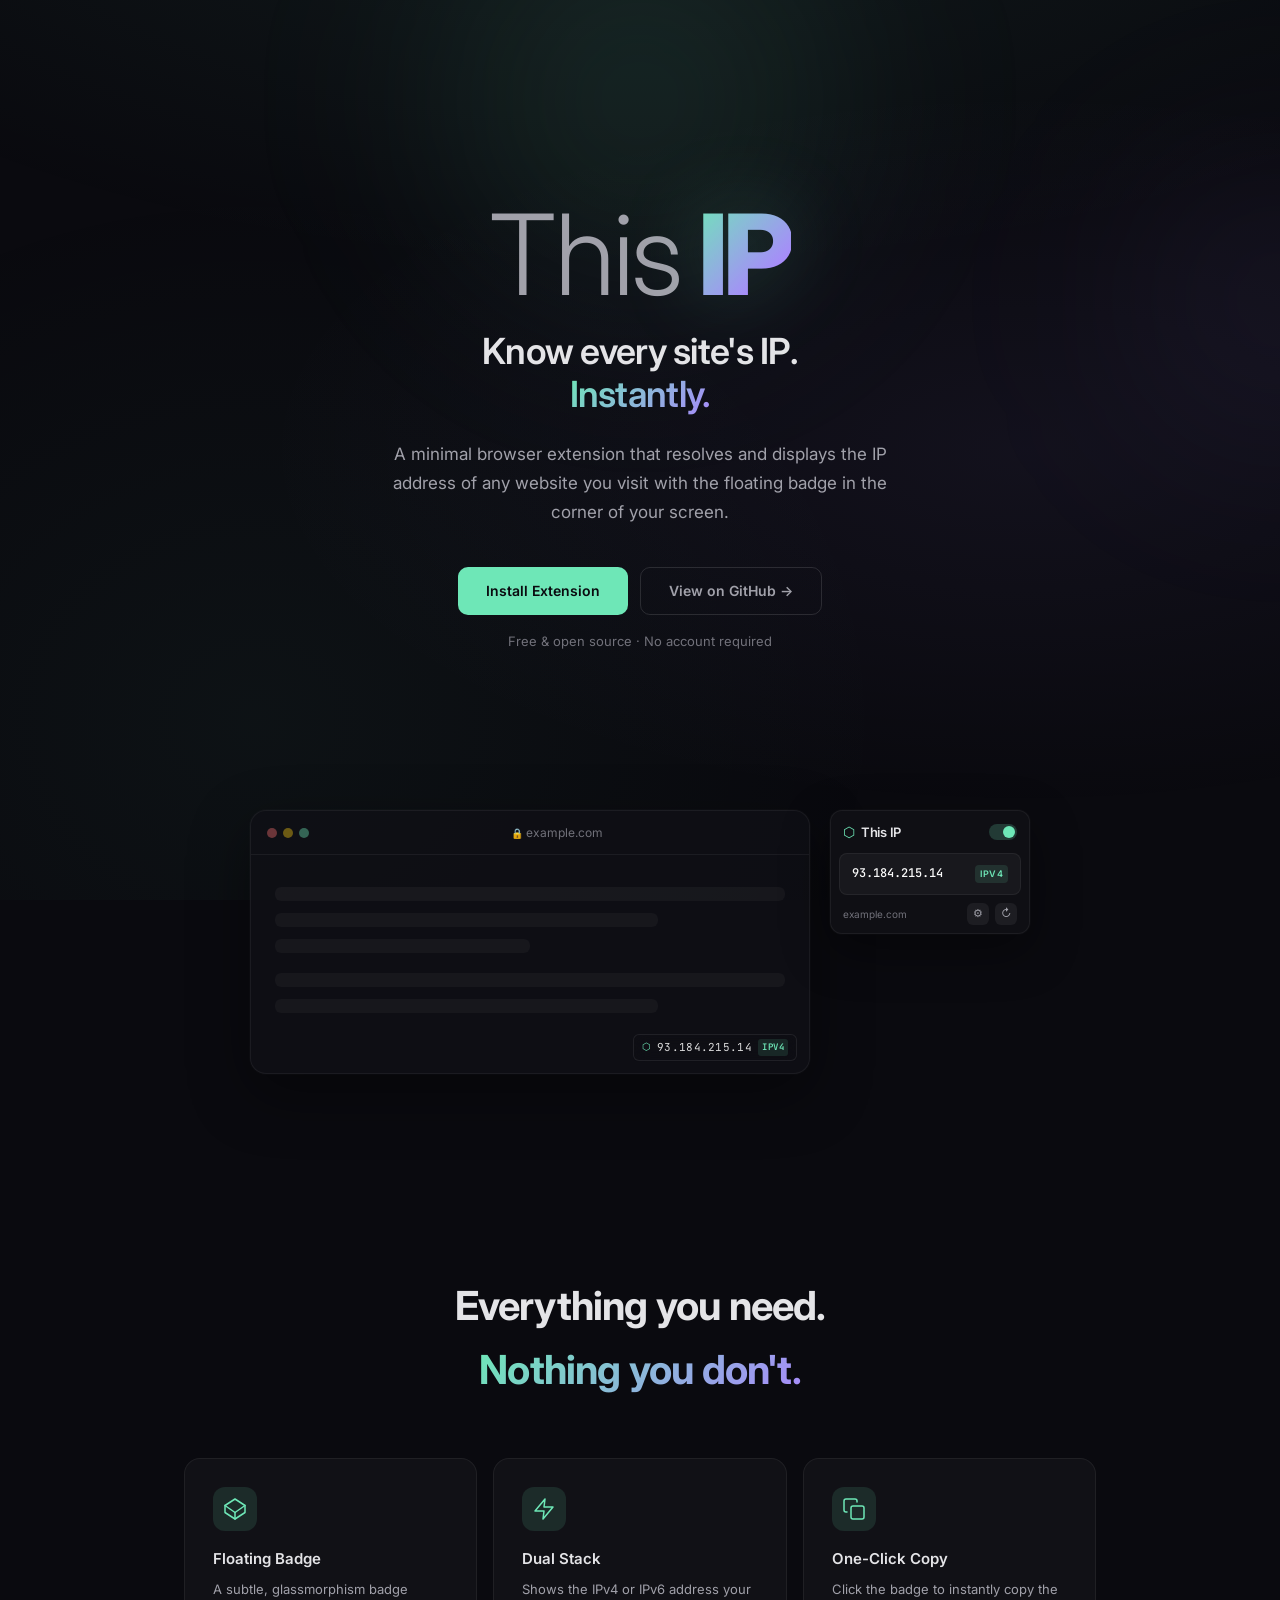
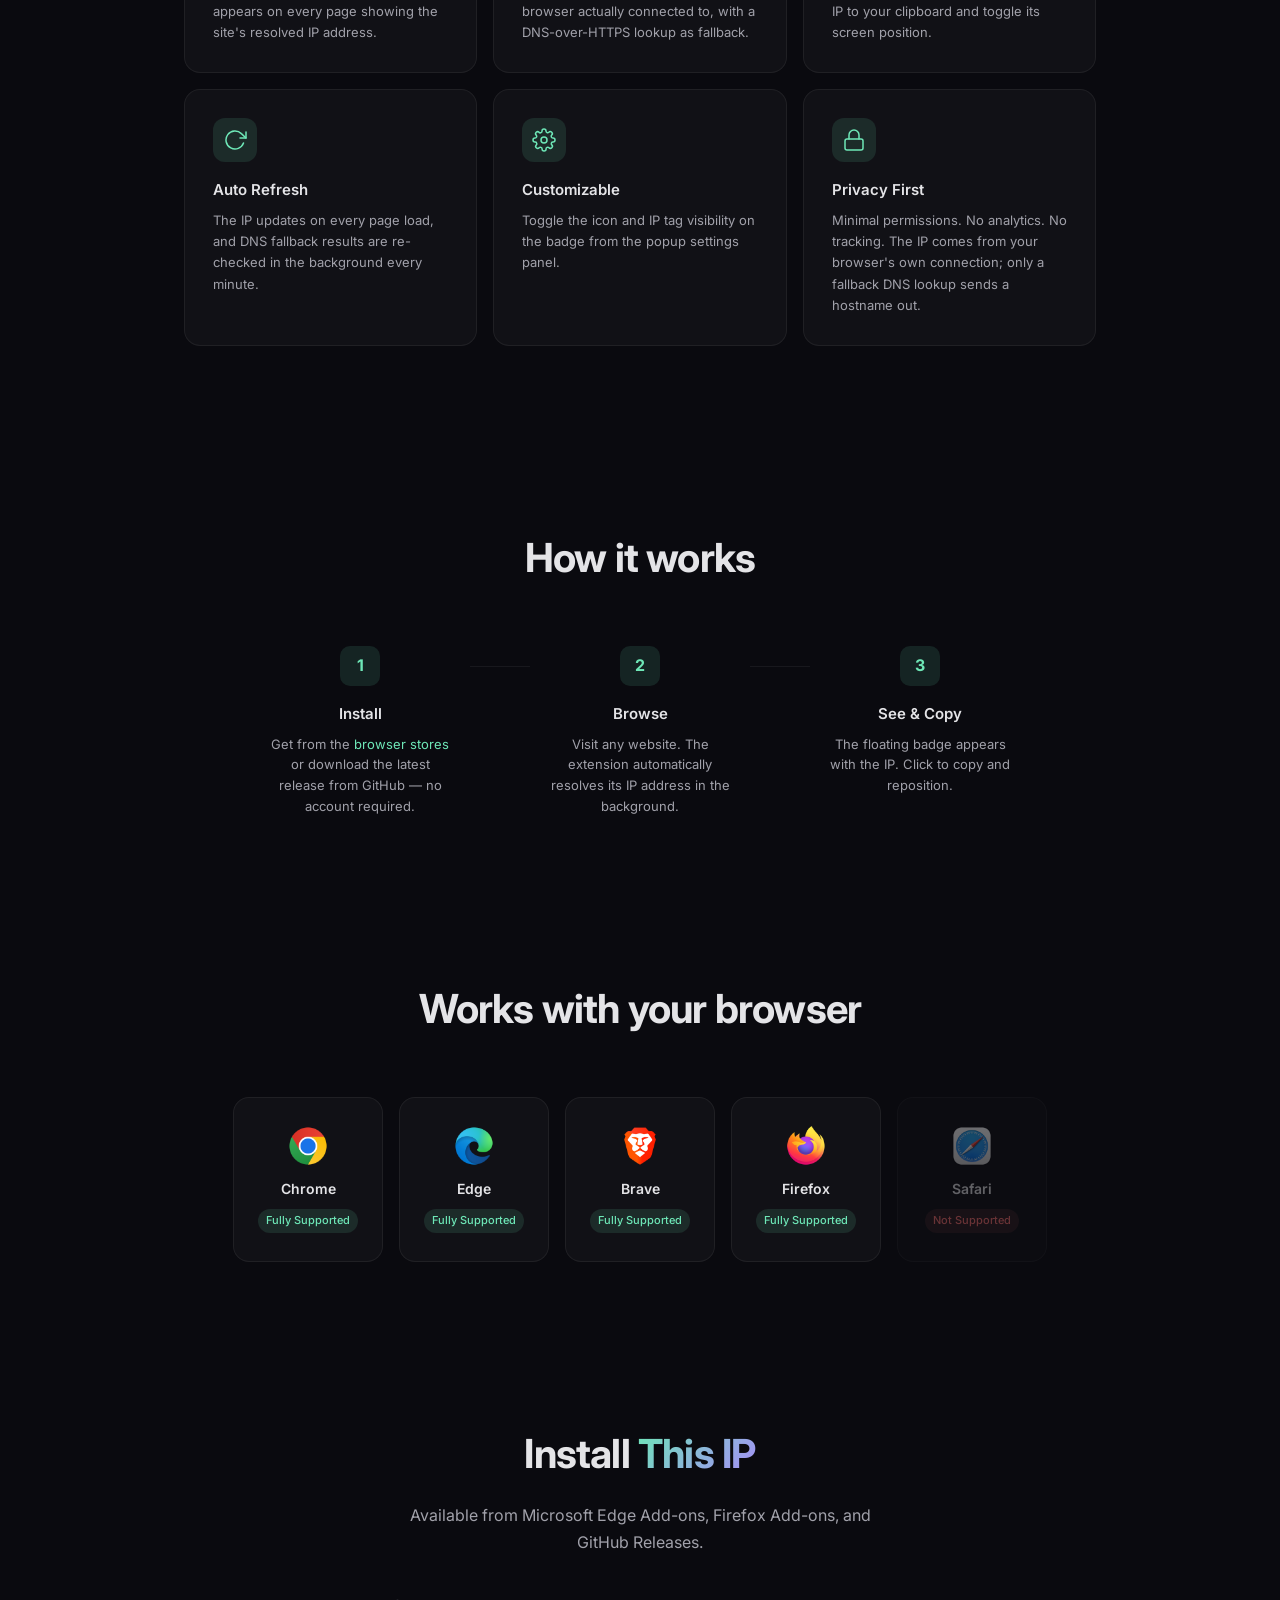
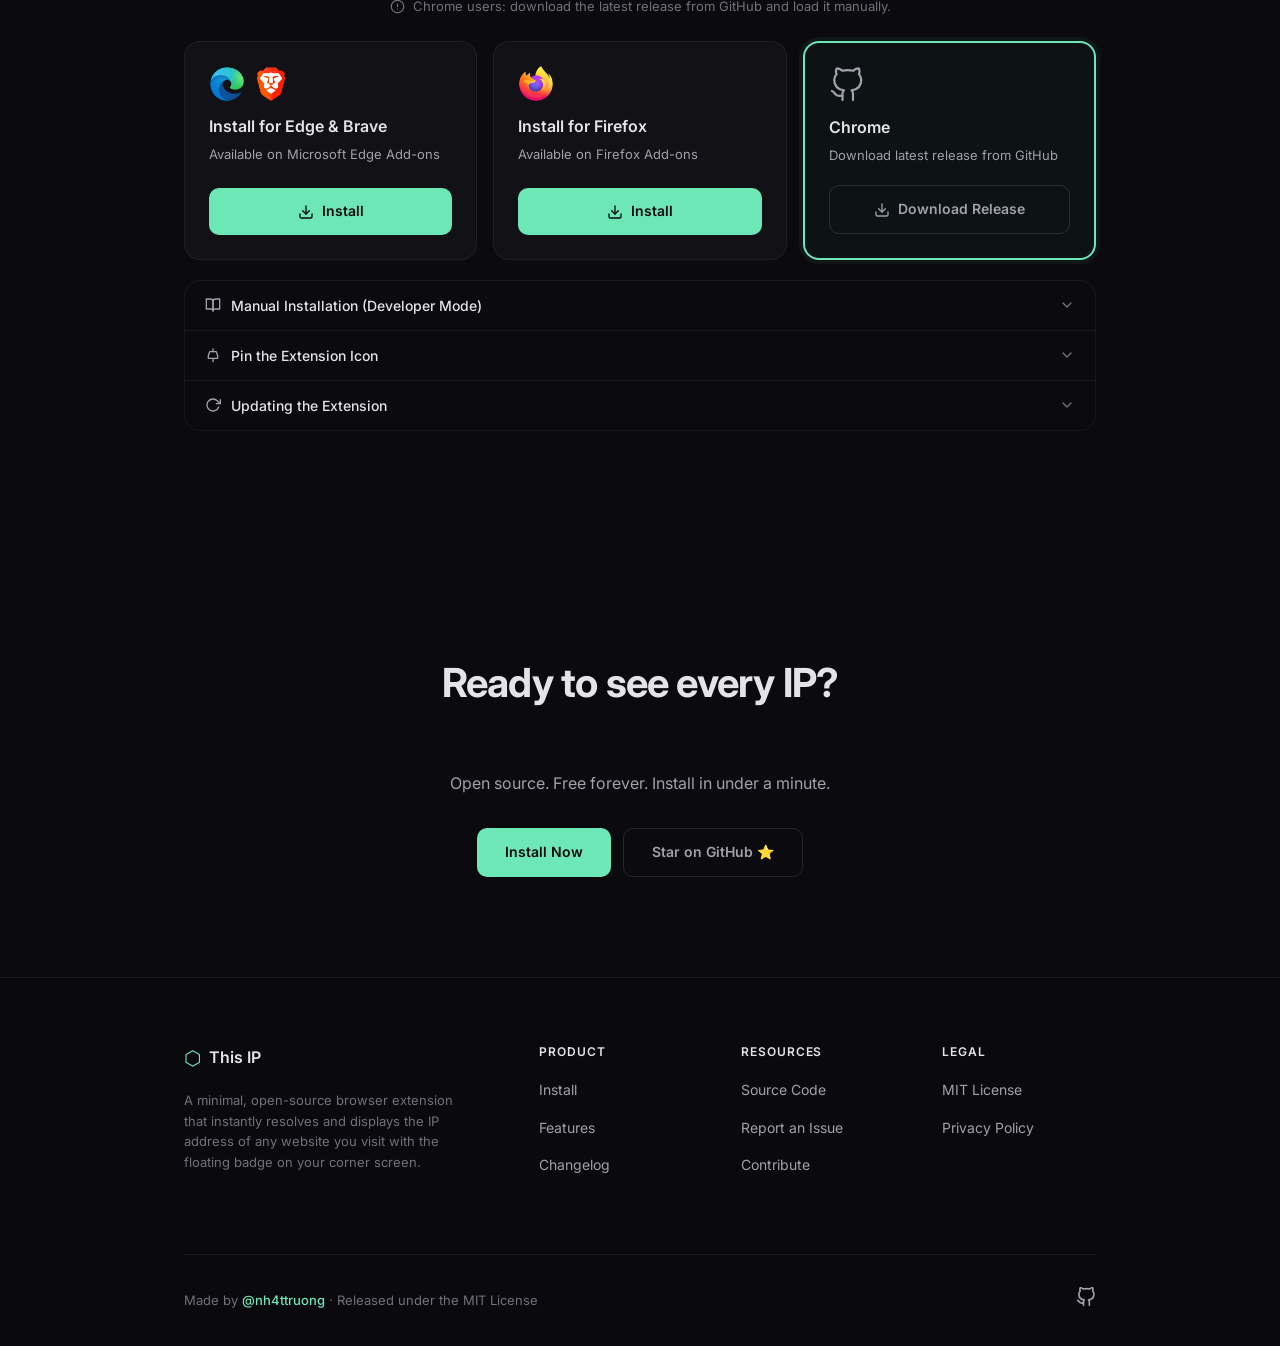
<file: docs/index.html>
<!DOCTYPE html>
<html lang="en">

<head>
    <meta charset="UTF-8">
    <meta name="viewport" content="width=device-width, initial-scale=1.0">
    <title>This IP — Instantly show the website's IP address with the floating badge</title>
    <meta name="description"
        content="A minimal, efficient Browser Extension that shows the IP address of every website you visit. IPv4 & IPv6 support, one-click copy, zero clutter.">
    <meta name="theme-color" content="#0f0f14">

    <!-- Open Graph -->
    <meta property="og:title" content="This IP — See any website's IP address instantly">
    <meta property="og:description"
        content="A minimal Browser Extension that shows the IP address of every website you visit.">
    <meta property="og:type" content="website">
    <meta property="og:url" content="https://nh4ttruong.github.io/thisip/">
    <meta property="og:image" content="https://nh4ttruong.github.io/thisip/og-image.png">

    <!-- Fonts -->
    <link rel="preconnect" href="https://fonts.googleapis.com">
    <link rel="preconnect" href="https://fonts.gstatic.com" crossorigin>
    <link
        href="https://fonts.googleapis.com/css2?family=Inter:wght@400;500;600;700;800&family=JetBrains+Mono:wght@400;500&display=swap"
        rel="stylesheet">

    <link rel="icon" href="favicon.png" type="image/png">
    <link rel="stylesheet" href="style.css">
    
</head>

<body>
    <!-- Background mesh -->
    <div class="bg-mesh"></div>

    <!-- Hero -->
    <section class="hero">
        <div class="hero-glow"></div>
        <div class="hero-glow-2"></div>
        <div class="container hero-content">
            <h1 class="site-title">
                <span class="title-this">This</span>
                <span class="title-ip">IP</span>
            </h1>
            <h2 class="hero-headline">
                Know every site's IP.<br>
                <span class="gradient-text">Instantly.</span>
            </h2>
            <p class="hero-sub">
                A minimal browser extension that resolves and displays the IP address of any website you visit with the
                floating badge in the corner of your screen.
            </p>
            <div class="hero-actions">
                <a href="#install" class="btn btn-primary">
                    Install Extension
                </a>
                <a href="https://github.com/nh4ttruong/thisip" class="btn btn-ghost">
                    View on GitHub →
                </a>
            </div>
            <p class="hero-note">Free &amp; open source · No account required</p>
        </div>
    </section>

    <!-- Preview -->
    <section class="preview">
        <div class="container preview-layout">
            <!-- Browser mock -->
            <div class="preview-window">
                <div class="preview-bar">
                    <div class="preview-dots">
                        <span></span><span></span><span></span>
                    </div>
                    <div class="preview-url">
                        <span class="preview-lock">🔒</span> example.com
                    </div>
                </div>
                <div class="preview-body">
                    <div class="preview-placeholder"></div>
                    <div class="preview-placeholder short"></div>
                    <div class="preview-placeholder shorter"></div>
                    <div class="preview-placeholder" style="margin-top: 20px;"></div>
                    <div class="preview-placeholder short"></div>
                    <div class="mock-badge">
                        <span class="mock-icon">⬡</span>
                        <span class="mock-ip">93.184.215.14</span>
                        <span class="mock-tag">IPv4</span>
                    </div>
                </div>
            </div>
            <!-- Popup mock -->
            <div class="popup-mock">
                <div class="popup-header">
                    <div class="popup-header-left">
                        <span class="popup-logo">⬡</span>
                        <span class="popup-title">This IP</span>
                    </div>
                    <div class="popup-toggle">
                        <div class="popup-toggle-track active">
                            <div class="popup-toggle-thumb"></div>
                        </div>
                    </div>
                </div>
                <div class="popup-ip-card">
                    <span class="popup-ip-value">93.184.215.14</span>
                    <span class="popup-ip-tag">IPv4</span>
                </div>
                <div class="popup-footer">
                    <span class="popup-hostname">example.com</span>
                    <div class="popup-actions">
                        <span class="popup-action-btn">⚙</span>
                        <span class="popup-action-btn">↻</span>
                    </div>
                </div>
            </div>
        </div>
    </section>

    <!-- Features -->
    <section class="features" id="features">
        <div class="container">
            <h2>Everything you need.<br><span class="gradient-text">Nothing you don't.</span></h2>
            <div class="features-grid">
                <div class="feature-card">
                    <div class="feature-icon-wrap">
                        <svg width="24" height="24" viewBox="0 0 24 24" fill="none" stroke="currentColor"
                            stroke-width="1.5" stroke-linecap="round" stroke-linejoin="round">
                            <polygon points="12 2 22 8.5 22 15.5 12 22 2 15.5 2 8.5 12 2" />
                            <line x1="12" y1="22" x2="12" y2="15.5" />
                            <polyline points="22 8.5 12 15.5 2 8.5" />
                        </svg>
                    </div>
                    <h3>Floating Badge</h3>
                    <p>A subtle, glassmorphism badge appears on every page showing the site's resolved IP address.</p>
                </div>
                <div class="feature-card">
                    <div class="feature-icon-wrap">
                        <svg width="24" height="24" viewBox="0 0 24 24" fill="none" stroke="currentColor"
                            stroke-width="1.5" stroke-linecap="round" stroke-linejoin="round">
                            <path d="M13 2L3 14h9l-1 8 10-12h-9l1-8z" />
                        </svg>
                    </div>
                    <h3>Dual Stack</h3>
                    <p>Shows the IPv4 or IPv6 address your browser actually connected to, with a DNS-over-HTTPS
                        lookup as fallback.</p>
                </div>
                <div class="feature-card">
                    <div class="feature-icon-wrap">
                        <svg width="24" height="24" viewBox="0 0 24 24" fill="none" stroke="currentColor"
                            stroke-width="1.5" stroke-linecap="round" stroke-linejoin="round">
                            <rect x="9" y="9" width="13" height="13" rx="2" ry="2" />
                            <path d="M5 15H4a2 2 0 0 1-2-2V4a2 2 0 0 1 2-2h9a2 2 0 0 1 2 2v1" />
                        </svg>
                    </div>
                    <h3>One-Click Copy</h3>
                    <p>Click the badge to instantly copy the IP to your clipboard and toggle its screen position.</p>
                </div>
                <div class="feature-card">
                    <div class="feature-icon-wrap">
                        <svg width="24" height="24" viewBox="0 0 24 24" fill="none" stroke="currentColor"
                            stroke-width="1.5" stroke-linecap="round" stroke-linejoin="round">
                            <polyline points="23 4 23 10 17 10" />
                            <path d="M20.49 15a9 9 0 1 1-2.12-9.36L23 10" />
                        </svg>
                    </div>
                    <h3>Auto Refresh</h3>
                    <p>The IP updates on every page load, and DNS fallback results are re-checked in the background
                        every minute.</p>
                </div>
                <div class="feature-card">
                    <div class="feature-icon-wrap">
                        <svg width="24" height="24" viewBox="0 0 24 24" fill="none" stroke="currentColor"
                            stroke-width="1.5" stroke-linecap="round" stroke-linejoin="round">
                            <circle cx="12" cy="12" r="3" />
                            <path
                                d="M19.4 15a1.65 1.65 0 0 0 .33 1.82l.06.06a2 2 0 0 1-2.83 2.83l-.06-.06a1.65 1.65 0 0 0-1.82-.33 1.65 1.65 0 0 0-1 1.51V21a2 2 0 0 1-4 0v-.09A1.65 1.65 0 0 0 9 19.4a1.65 1.65 0 0 0-1.82.33l-.06.06a2 2 0 0 1-2.83-2.83l.06-.06A1.65 1.65 0 0 0 4.68 15a1.65 1.65 0 0 0-1.51-1H3a2 2 0 0 1 0-4h.09A1.65 1.65 0 0 0 4.6 9a1.65 1.65 0 0 0-.33-1.82l-.06-.06a2 2 0 0 1 2.83-2.83l.06.06A1.65 1.65 0 0 0 9 4.68a1.65 1.65 0 0 0 1-1.51V3a2 2 0 0 1 4 0v.09a1.65 1.65 0 0 0 1 1.51 1.65 1.65 0 0 0 1.82-.33l.06-.06a2 2 0 0 1 2.83 2.83l-.06.06a1.65 1.65 0 0 0-.33 1.82V9a1.65 1.65 0 0 0 1.51 1H21a2 2 0 0 1 0 4h-.09a1.65 1.65 0 0 0-1.51 1z" />
                        </svg>
                    </div>
                    <h3>Customizable</h3>
                    <p>Toggle the icon and IP tag visibility on the badge from the popup settings panel.</p>
                </div>
                <div class="feature-card">
                    <div class="feature-icon-wrap">
                        <svg width="24" height="24" viewBox="0 0 24 24" fill="none" stroke="currentColor"
                            stroke-width="1.5" stroke-linecap="round" stroke-linejoin="round">
                            <rect x="3" y="11" width="18" height="11" rx="2" ry="2" />
                            <path d="M7 11V7a5 5 0 0 1 10 0v4" />
                        </svg>
                    </div>
                    <h3>Privacy First</h3>
                    <p>Minimal permissions. No analytics. No tracking. The IP comes from your browser's own
                        connection; only a fallback DNS lookup sends a hostname out.</p>
                </div>
            </div>
        </div>
    </section>

    <!-- How it works -->
    <section class="how-it-works">
        <div class="container">
            <h2>How it works</h2>
            <div class="steps">
                <div class="step">
                    <div class="step-number">1</div>
                    <h3>Install</h3>
                    <p>Get from the <a href="#install" style="color:var(--accent);">browser stores</a> or download the
                        latest release from GitHub — no account required.</p>
                </div>
                <div class="step-line"></div>
                <div class="step">
                    <div class="step-number">2</div>
                    <h3>Browse</h3>
                    <p>Visit any website. The extension automatically resolves its IP address in the background.</p>
                </div>
                <div class="step-line"></div>
                <div class="step">
                    <div class="step-number">3</div>
                    <h3>See &amp; Copy</h3>
                    <p>The floating badge appears with the IP. Click to copy and reposition.</p>
                </div>
            </div>
        </div>
    </section>

    <!-- Browsers -->
    <section class="browsers">
        <div class="container">
            <h2>Works with your browser</h2>
            <div class="browser-grid">
                <div class="browser-card">
                    <img src="images/chrome_128x128.png" class="browser-logo" alt="Chrome">
                    <div class="browser-name">Chrome</div>
                    <div class="browser-status success">Fully Supported</div>
                </div>
                <div class="browser-card">
                    <img src="images/edge_128x128.png" class="browser-logo" alt="Edge">
                    <div class="browser-name">Edge</div>
                    <div class="browser-status success">Fully Supported</div>
                </div>
                <div class="browser-card">
                    <img src="images/brave_128x128.png" class="browser-logo" alt="Brave">
                    <div class="browser-name">Brave</div>
                    <div class="browser-status success">Fully Supported</div>
                </div>
                <div class="browser-card">
                    <img src="images/firefox_128x128.png" class="browser-logo" alt="Firefox">
                    <div class="browser-name">Firefox</div>
                    <div class="browser-status success">Fully Supported</div>
                </div>
                <div class="browser-card unsupported">
                    <img src="images/safari_128x128.png" class="browser-logo" alt="Safari">
                    <div class="browser-name">Safari</div>
                    <div class="browser-status error">Not Supported</div>
                </div>
            </div>
        </div>
    </section>

    <!-- Install -->
    <section class="install" id="install">
        <div class="container">
            <h2>Install <span class="gradient-text">This IP</span></h2>
            <p class="install-sub">Available from Microsoft Edge Add-ons, Firefox Add-ons, and GitHub Releases.</p>

            <!-- Browser detection notice -->
            <div class="install-notice" id="browser-notice" style="display:none;">
                <svg width="15" height="15" viewBox="0 0 24 24" fill="none" stroke="currentColor" stroke-width="2"
                    stroke-linecap="round" stroke-linejoin="round" aria-hidden="true">
                    <circle cx="12" cy="12" r="10" />
                    <line x1="12" y1="8" x2="12" y2="12" />
                    <line x1="12" y1="16" x2="12.01" y2="16" />
                </svg>
                <span id="browser-notice-text"></span>
            </div>

            <!-- Store cards -->
            <div class="store-grid">
                <!-- Edge Add-ons (published) -->
                <div class="store-card" id="card-edge">
                    <div class="store-card-icon store-card-icon-stack">
                        <img src="images/edge_128x128.png" alt="Microsoft Edge" width="36" height="36">
                        <img src="images/brave_128x128.png" alt="Brave" width="36" height="36">
                    </div>
                    <div class="store-card-body">
                        <div class="store-card-title">Install for Edge &amp; Brave</div>
                        <div class="store-card-desc">Available on Microsoft Edge Add-ons</div>
                    </div>
                    <div class="store-card-footer">
                        <a href="https://microsoftedge.microsoft.com/addons/detail/opeggffopnceofagdhebmghglfnojfln"
                            rel="noopener noreferrer" target="_blank" class="btn btn-primary btn-block">
                            <svg width="16" height="16" viewBox="0 0 24 24" fill="none" stroke="currentColor"
                                stroke-width="2" stroke-linecap="round" stroke-linejoin="round" aria-hidden="true">
                                <path d="M21 15v4a2 2 0 0 1-2 2H5a2 2 0 0 1-2-2v-4" />
                                <polyline points="7 10 12 15 17 10" />
                                <line x1="12" y1="15" x2="12" y2="3" />
                            </svg>
                            Install
                        </a>
                    </div>
                </div>
                <!-- Firefox Add-ons (published) -->
                <div class="store-card" id="card-firefox">
                    <div class="store-card-icon">
                        <img src="images/firefox_128x128.png" alt="Firefox" width="36" height="36">
                    </div>
                    <div class="store-card-body">
                        <div class="store-card-title">Install for Firefox</div>
                        <div class="store-card-desc">Available on Firefox Add-ons</div>
                    </div>
                    <div class="store-card-footer">
                        <a href="https://addons.mozilla.org/en-US/firefox/addon/this-ip/" rel="noopener noreferrer"
                            target="_blank" class="btn btn-primary btn-block">
                            <svg width="16" height="16" viewBox="0 0 24 24" fill="none" stroke="currentColor"
                                stroke-width="2" stroke-linecap="round" stroke-linejoin="round" aria-hidden="true">
                                <path d="M21 15v4a2 2 0 0 1-2 2H5a2 2 0 0 1-2-2v-4" />
                                <polyline points="7 10 12 15 17 10" />
                                <line x1="12" y1="15" x2="12" y2="3" />
                            </svg>
                            Install
                        </a>
                    </div>
                </div>
                <!-- GitHub Releases (Chrome / Brave) -->
                <div class="store-card" id="card-github">
                    <div class="store-card-icon">
                        <svg width="36" height="36" viewBox="0 0 24 24" fill="none" stroke="currentColor"
                            stroke-width="1.5" stroke-linecap="round" stroke-linejoin="round"
                            style="color:var(--text-dim)">
                            <path
                                d="M9 19c-5 1.5-5-2.5-7-3m14 6v-3.87a3.37 3.37 0 0 0-.94-2.61c3.14-.35 6.44-1.54 6.44-7A5.44 5.44 0 0 0 20 4.77 5.07 5.07 0 0 0 19.91 1S18.73.65 16 2.48a13.38 13.38 0 0 0-7 0C6.27.65 5.09 1 5.09 1A5.07 5.07 0 0 0 5 4.77a5.44 5.44 0 0 0-1.5 3.78c0 5.42 3.3 6.61 6.44 7A3.37 3.37 0 0 0 9 18.13V22" />
                        </svg>
                    </div>
                    <div class="store-card-body">
                        <div class="store-card-title">Chrome</div>
                        <div class="store-card-desc">Download latest release from GitHub</div>
                    </div>
                    <div class="store-card-footer">
                        <a href="https://github.com/nh4ttruong/thisip/releases/latest" rel="noopener noreferrer"
                            target="_blank" class="btn btn-ghost btn-block">
                            <svg width="16" height="16" viewBox="0 0 24 24" fill="none" stroke="currentColor"
                                stroke-width="2" stroke-linecap="round" stroke-linejoin="round" aria-hidden="true">
                                <path d="M21 15v4a2 2 0 0 1-2 2H5a2 2 0 0 1-2-2v-4" />
                                <polyline points="7 10 12 15 17 10" />
                                <line x1="12" y1="15" x2="12" y2="3" />
                            </svg>
                            Download Release
                        </a>
                    </div>
                </div>
            </div>

            <!-- Accordion -->
            <div class="accordion-section">
                <!-- Manual install -->
                <div class="accordion-item" id="acc-manual">
                    <button class="accordion-trigger" aria-expanded="false" aria-controls="acc-manual-content"
                        id="acc-manual-btn" onclick="toggleAccordion('acc-manual')">
                        <span class="accordion-icon">
                            <svg width="16" height="16" viewBox="0 0 24 24" fill="none" stroke="currentColor"
                                stroke-width="2" stroke-linecap="round" stroke-linejoin="round">
                                <path d="M2 3h6a4 4 0 0 1 4 4v14a3 3 0 0 0-3-3H2z" />
                                <path d="M22 3h-6a4 4 0 0 0-4 4v14a3 3 0 0 1 3-3h7z" />
                            </svg>
                        </span>
                        <span class="accordion-label">Manual Installation (Developer Mode)</span>
                        <span class="accordion-chevron">
                            <svg width="16" height="16" viewBox="0 0 24 24" fill="none" stroke="currentColor"
                                stroke-width="2" stroke-linecap="round" stroke-linejoin="round">
                                <polyline points="6 9 12 15 18 9" />
                            </svg>
                        </span>
                    </button>
                    <div class="accordion-content" id="acc-manual-content" role="region"
                        aria-labelledby="acc-manual-btn" hidden>
                        <div class="accordion-body">
                            <ol class="install-ol">
                                <li>Download the latest release from <a
                                        href="https://github.com/nh4ttruong/thisip/releases/latest" target="_blank"
                                        rel="noopener noreferrer">GitHub Releases</a> and unzip it.</li>
                                <li>Open <code>chrome://extensions</code>, <code>edge://extensions</code>, or
                                    <code>brave://extensions</code>.
                                </li>
                                <li>Enable <strong>Developer mode</strong> using the toggle in the top-right corner.
                                </li>
                                <li>Click <strong>Load unpacked</strong> and select the <code>thisip</code> folder.</li>
                                <li>The <em>This IP</em> extension is now installed and active!</li>
                            </ol>
                        </div>
                    </div>
                </div>
                <!-- Pin -->
                <div class="accordion-item" id="acc-pin">
                    <button class="accordion-trigger" aria-expanded="false" aria-controls="acc-pin-content"
                        id="acc-pin-btn" onclick="toggleAccordion('acc-pin')">
                        <span class="accordion-icon">
                            <svg width="16" height="16" viewBox="0 0 24 24" fill="none" stroke="currentColor"
                                stroke-width="2" stroke-linecap="round" stroke-linejoin="round">
                                <line x1="12" y1="17" x2="12" y2="22" />
                                <path d="M5 17H19V13L17 7H7L5 13Z" />
                                <line x1="12" y1="7" x2="12" y2="3" />
                            </svg>
                        </span>
                        <span class="accordion-label">Pin the Extension Icon</span>
                        <span class="accordion-chevron">
                            <svg width="16" height="16" viewBox="0 0 24 24" fill="none" stroke="currentColor"
                                stroke-width="2" stroke-linecap="round" stroke-linejoin="round">
                                <polyline points="6 9 12 15 18 9" />
                            </svg>
                        </span>
                    </button>
                    <div class="accordion-content" id="acc-pin-content" role="region" aria-labelledby="acc-pin-btn"
                        hidden>
                        <div class="accordion-body">
                            <p>The extension icon may be hidden in the extensions menu. To pin it:</p>
                            <ol class="install-ol">
                                <li>Click the <strong>puzzle-piece icon</strong> (🧩) in your browser toolbar.</li>
                                <li>Find <strong>This IP</strong> in the list.</li>
                                <li>Click the <strong>pin icon</strong> (📌) next to it.</li>
                                <li>The ⬡ icon will now appear permanently in your toolbar.</li>
                            </ol>
                        </div>
                    </div>
                </div>
                <!-- Update -->
                <div class="accordion-item" id="acc-update">
                    <button class="accordion-trigger" aria-expanded="false" aria-controls="acc-update-content"
                        id="acc-update-btn" onclick="toggleAccordion('acc-update')">
                        <span class="accordion-icon">
                            <svg width="16" height="16" viewBox="0 0 24 24" fill="none" stroke="currentColor"
                                stroke-width="2" stroke-linecap="round" stroke-linejoin="round">
                                <polyline points="23 4 23 10 17 10" />
                                <path d="M20.49 15a9 9 0 1 1-2.12-9.36L23 10" />
                            </svg>
                        </span>
                        <span class="accordion-label">Updating the Extension</span>
                        <span class="accordion-chevron">
                            <svg width="16" height="16" viewBox="0 0 24 24" fill="none" stroke="currentColor"
                                stroke-width="2" stroke-linecap="round" stroke-linejoin="round">
                                <polyline points="6 9 12 15 18 9" />
                            </svg>
                        </span>
                    </button>
                    <div class="accordion-content" id="acc-update-content" role="region"
                        aria-labelledby="acc-update-btn" hidden>
                        <div class="accordion-body">
                            <p>For store installs, updates apply automatically. To force a refresh on a
                                manually-installed version:</p>
                            <ol class="install-ol">
                                <li>Download the new release from <a
                                        href="https://github.com/nh4ttruong/thisip/releases" target="_blank"
                                        rel="noopener noreferrer">GitHub Releases</a>.</li>
                                <li>Open <code>chrome://extensions</code>, <code>edge://extensions</code>, or
                                    <code>brave://extensions</code>.
                                </li>
                                <li>Click the <strong>Refresh</strong> icon on the <em>This IP</em> card.</li>
                            </ol>
                        </div>
                    </div>
                </div>
            </div>
        </div>

        <script>
            /* Browser detection */
            (function () {
                var ua = navigator.userAgent;
                var isFirefox = typeof InstallTrigger !== 'undefined' || /Firefox\/|FxiOS\//.test(ua);
                var isEdge = !isFirefox && /Edg\/|EdgA\/|EdgiOS\//.test(ua);
                var isBrave = !isFirefox && !isEdge && navigator.brave !== undefined;
                var isChrome = !isFirefox && !isEdge && !isBrave && /Chrome\/|CriOS\//.test(ua);
                var isSafari = !isFirefox && !isEdge && !isBrave && !isChrome && /Safari\//.test(ua);
                var notice = document.getElementById('browser-notice');
                var noticeText = document.getElementById('browser-notice-text');
                var cardEdge = document.getElementById('card-edge');
                var cardFirefox = document.getElementById('card-firefox');
                var cardGithub = document.getElementById('card-github');
                if (isEdge) {
                    notice.style.display = 'flex';
                    noticeText.textContent = "We detected you're using Microsoft Edge — install directly from Edge Add-ons below.";
                    cardEdge.classList.add('store-card-highlighted');
                } else if (isBrave) {
                    notice.style.display = 'flex';
                    noticeText.textContent = "We detected you're using Brave — install from Edge Add-ons below or download the latest release from GitHub.";
                    cardEdge.classList.add('store-card-highlighted');
                } else if (isFirefox) {
                    notice.style.display = 'flex';
                    noticeText.textContent = "We detected you're using Firefox — install directly from Firefox Add-ons below.";
                    cardFirefox.classList.add('store-card-highlighted');
                } else if (isChrome) {
                    notice.style.display = 'flex';
                    noticeText.textContent = "Chrome users: download the latest release from GitHub and load it manually.";
                    cardGithub.classList.add('store-card-highlighted');
                } else if (isSafari) {
                    notice.style.display = 'flex';
                    noticeText.textContent = "Safari is not supported yet.";
                }
            })();
            /* Accordion */
            function toggleAccordion(id) {
                var item = document.getElementById(id);
                var btn = item.querySelector('.accordion-trigger');
                var content = item.querySelector('.accordion-content');
                var isOpen = btn.getAttribute('aria-expanded') === 'true';
                document.querySelectorAll('.accordion-item').forEach(function (el) {
                    el.querySelector('.accordion-trigger').setAttribute('aria-expanded', 'false');
                    el.querySelector('.accordion-trigger').classList.remove('open');
                    el.querySelector('.accordion-content').hidden = true;
                });
                if (!isOpen) {
                    btn.setAttribute('aria-expanded', 'true');
                    btn.classList.add('open');
                    content.hidden = false;
                }
            }
        </script>
    </section>

    <!-- CTA -->
    <section class="cta">
        <div class="container">
            <h2>Ready to see every IP?</h2>
            <p>Open source. Free forever. Install in under a minute.</p>
            <div class="hero-actions">
                <a href="#install" class="btn btn-primary">
                    Install Now
                </a>
                <a href="https://github.com/nh4ttruong/thisip" class="btn btn-ghost">
                    Star on GitHub ⭐
                </a>
            </div>
        </div>
    </section>

    <!-- Footer -->
    <footer class="footer">
        <div class="container">
            <div class="footer-grid">
                <div class="footer-brand-col">
                    <div class="footer-logo-wrap">
                        <span class="footer-logo">⬡</span>
                        <span class="footer-brand">This IP</span>
                    </div>
                    <p class="footer-desc">A minimal, open-source browser extension that instantly resolves and displays
                        the IP address of any website you visit with the floating badge on your corner screen.</p>
                </div>
                <div class="footer-links-col">
                    <h3>Product</h3>
                    <ul>
                        <li><a href="#install">Install</a></li>
                        <li><a href="#features">Features</a></li>
                        <li><a href="https://github.com/nh4ttruong/thisip/releases">Changelog</a></li>
                    </ul>
                </div>
                <div class="footer-links-col">
                    <h3>Resources</h3>
                    <ul>
                        <li><a href="https://github.com/nh4ttruong/thisip">Source Code</a></li>
                        <li><a href="https://github.com/nh4ttruong/thisip/issues">Report an Issue</a></li>
                        <li><a href="https://github.com/nh4ttruong/thisip/pulls">Contribute</a></li>
                    </ul>
                </div>
                <div class="footer-links-col">
                    <h3>Legal</h3>
                    <ul>
                        <li><a href="https://github.com/nh4ttruong/thisip/blob/main/LICENSE">MIT License</a></li>
                        <li><a href="privacy/">Privacy Policy</a></li>
                    </ul>
                </div>
            </div>
            <div class="footer-bottom">
                <p>Made by <a href="https://github.com/nh4ttruong" class="footer-author">@nh4ttruong</a> · Released
                    under the MIT License</p>
                <div class="footer-socials">
                    <a href="https://github.com/nh4ttruong" aria-label="GitHub">
                        <svg viewBox="0 0 24 24" width="20" height="20" stroke="currentColor" stroke-width="2"
                            fill="none" stroke-linecap="round" stroke-linejoin="round">
                            <path
                                d="M9 19c-5 1.5-5-2.5-7-3m14 6v-3.87a3.37 3.37 0 0 0-.94-2.61c3.14-.35 6.44-1.54 6.44-7A5.44 5.44 0 0 0 20 4.77 5.07 5.07 0 0 0 19.91 1S18.73.65 16 2.48a13.38 13.38 0 0 0-7 0C6.27.65 5.09 1 5.09 1A5.07 5.07 0 0 0 5 4.77a5.44 5.44 0 0 0-1.5 3.78c0 5.42 3.3 6.61 6.44 7A3.37 3.37 0 0 0 9 18.13V22">
                            </path>
                        </svg>
                    </a>
                </div>
            </div>
        </div>
    </footer>
</body>

</html>
</file>
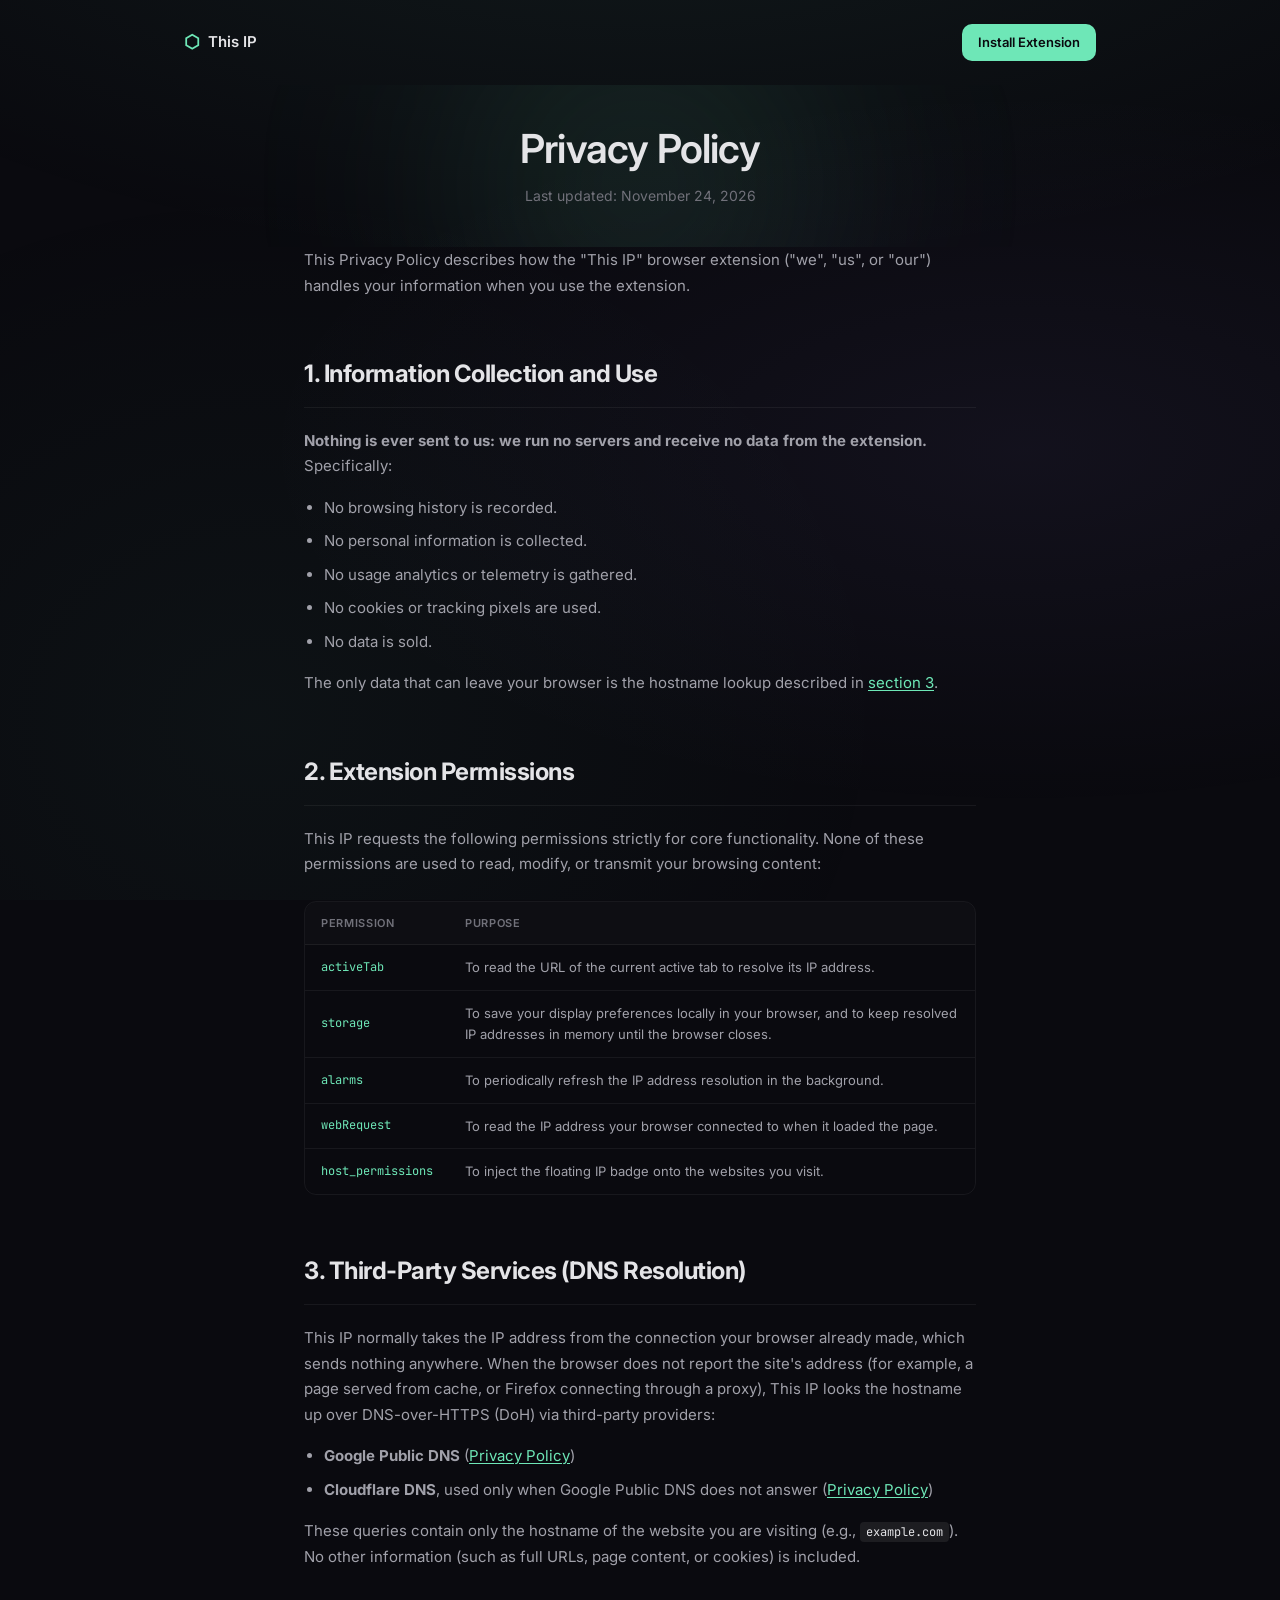
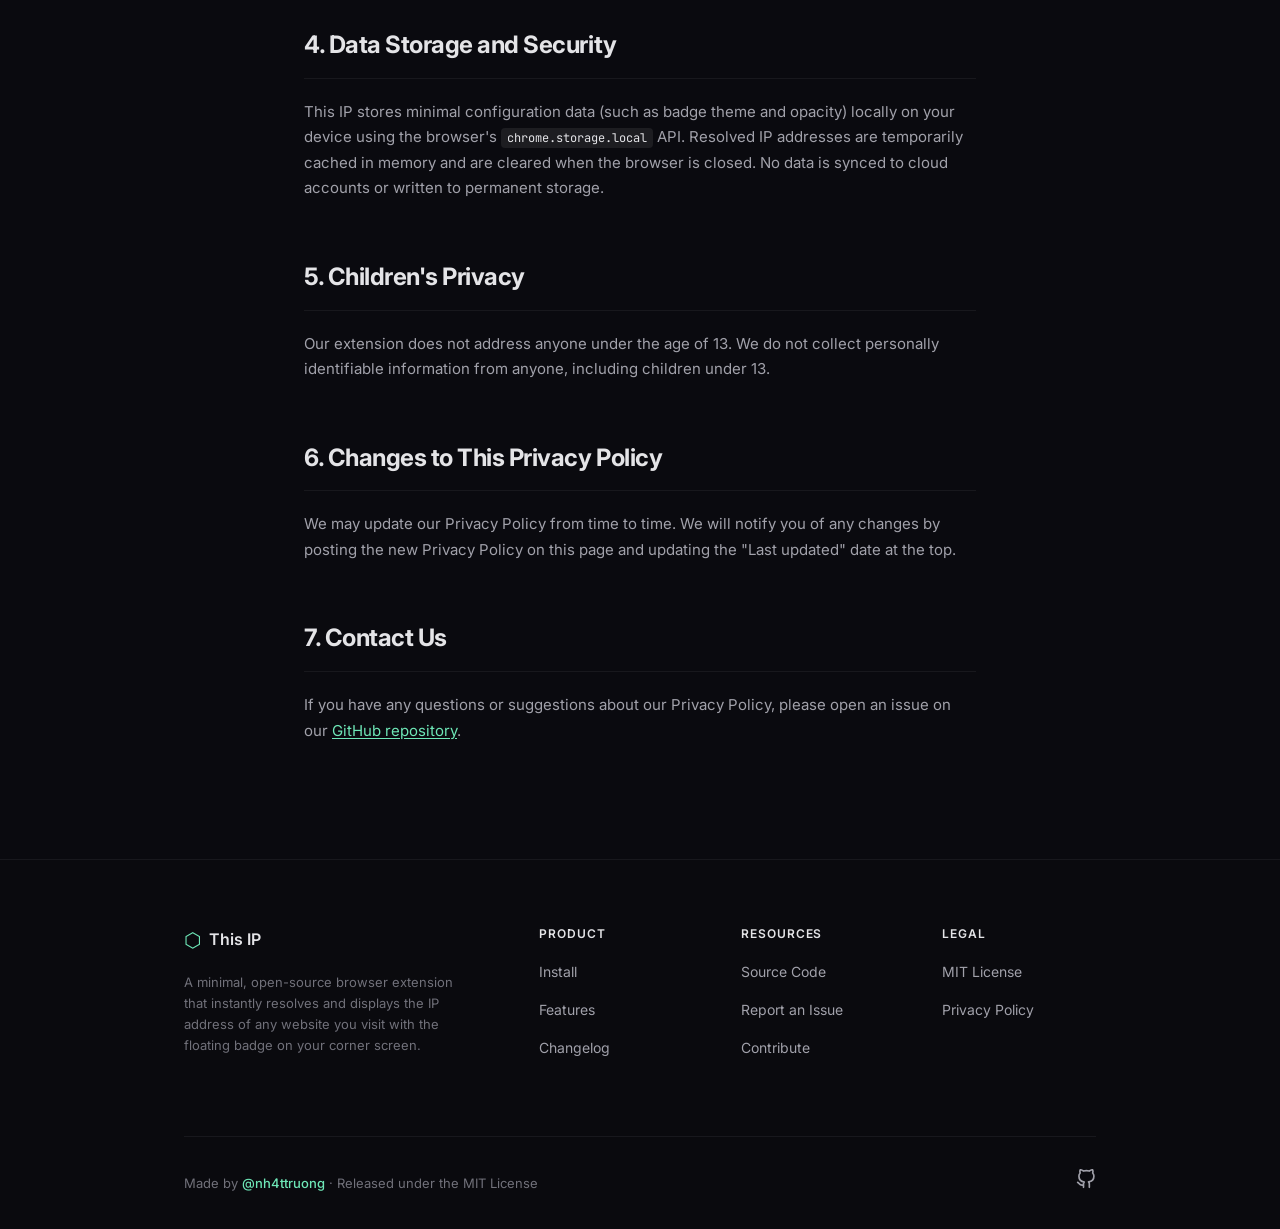
<file: docs/privacy/index.html>
<!DOCTYPE html>
<html lang="en">

<head>
    <meta charset="UTF-8">
    <meta name="viewport" content="width=device-width, initial-scale=1.0">
    <title>Privacy Policy — This IP Browser Extension</title>
    <meta name="description"
        content="Privacy policy for the This IP browser extension. Learn what it sends, when, and why it needs each permission.">
    <meta name="theme-color" content="#0f0f14">

    <!-- Open Graph -->
    <meta property="og:title" content="Privacy Policy — This IP Browser Extension">
    <meta property="og:description"
        content="No analytics, no tracking, no accounts. See exactly what This IP sends and when.">
    <meta property="og:type" content="website">
    <meta property="og:url" content="https://nh4ttruong.github.io/thisip/privacy/">

    <!-- Fonts -->
    <link rel="preconnect" href="https://fonts.googleapis.com">
    <link rel="preconnect" href="https://fonts.gstatic.com" crossorigin>
    <link
        href="https://fonts.googleapis.com/css2?family=Inter:wght@400;500;600;700;800&family=JetBrains+Mono:wght@400;500&display=swap"
        rel="stylesheet">

    <link rel="icon" href="../favicon.png" type="image/png">
    <link rel="stylesheet" href="../style.css">
</head>

<body>
    <!-- Background mesh -->
    <div class="bg-mesh"></div>

    <!-- Simple Nav -->
    <nav style="padding: 24px 0;">
        <div class="container" style="display: flex; justify-content: space-between; align-items: center;">
            <a href="../"
                style="display: flex; align-items: center; gap: 8px; font-weight: 600; color: var(--text); font-size: 15px;">
                <span style="color: var(--accent); font-size: 18px;">⬡</span>
                <span>This IP</span>
            </a>
            <a href="../#install" class="btn btn-primary" style="padding: 8px 16px; font-size: 13px;">
                Install Extension
            </a>
        </div>
    </nav>

    <!-- Hero -->
    <section class="hero" style="min-height: auto; padding: 40px 0;">
        <div class="hero-glow"></div>
        <div class="container hero-content">
            <h1 class="hero-headline" style="font-size: clamp(2rem, 5vw, 2.5rem); margin-bottom: 12px;">
                Privacy Policy
            </h1>
            <p class="hero-note" style="margin-top: 0; font-size: 14px;">Last updated: November 24, 2026</p>
        </div>
    </section>

    <!-- Content -->
    <section class="prose" style="padding: 0 0 100px;">
        <div class="container" style="max-width: 720px;">

            <p>
                This Privacy Policy describes how the "This IP" browser extension ("we", "us", or "our") handles your
                information when you use the extension.
            </p>

            <!-- 1. Data Collection -->
            <h2 id="information-collection">1. Information Collection and Use</h2>
            <p>
                <strong>Nothing is ever sent to us: we run no servers and receive no data from the extension.</strong>
                Specifically:
            </p>
            <ul>
                <li>No browsing history is recorded.</li>
                <li>No personal information is collected.</li>
                <li>No usage analytics or telemetry is gathered.</li>
                <li>No cookies or tracking pixels are used.</li>
                <li>No data is sold.</li>
            </ul>
            <p>
                The only data that can leave your browser is the hostname lookup described in
                <a href="#third-party">section 3</a>.
            </p>

            <!-- 2. Permissions -->
            <h2 id="permissions">2. Extension Permissions</h2>
            <p>
                This IP requests the following permissions strictly for core functionality. None of these permissions are
                used to read, modify, or transmit your browsing content:
            </p>
            <div class="table-wrap">
                <table class="data-table">
                    <thead>
                        <tr>
                            <th>Permission</th>
                            <th>Purpose</th>
                        </tr>
                    </thead>
                    <tbody>
                        <tr>
                            <td>activeTab</td>
                            <td>To read the URL of the current active tab to resolve its IP address.</td>
                        </tr>
                        <tr>
                            <td>storage</td>
                            <td>To save your display preferences locally in your browser, and to keep resolved IP
                                addresses in memory until the browser closes.</td>
                        </tr>
                        <tr>
                            <td>alarms</td>
                            <td>To periodically refresh the IP address resolution in the background.</td>
                        </tr>
                        <tr>
                            <td>webRequest</td>
                            <td>To read the IP address your browser connected to when it loaded the page.</td>
                        </tr>
                        <tr>
                            <td>host_permissions</td>
                            <td>To inject the floating IP badge onto the websites you visit.</td>
                        </tr>
                    </tbody>
                </table>
            </div>

            <!-- 3. DNS Resolution -->
            <h2 id="third-party">3. Third-Party Services (DNS Resolution)</h2>
            <p>
                This IP normally takes the IP address from the connection your browser already made, which sends
                nothing anywhere. When the browser does not report the site's address (for example, a page served from
                cache, or Firefox connecting through a proxy), This IP looks the hostname up over DNS-over-HTTPS (DoH)
                via third-party providers:
            </p>
            <ul>
                <li>
                    <strong>Google Public DNS</strong>
                    (<a href="https://developers.google.com/speed/public-dns/privacy" target="_blank"
                        rel="noopener noreferrer">Privacy Policy</a>)
                </li>
                <li>
                    <strong>Cloudflare DNS</strong>, used only when Google Public DNS does not answer
                    (<a href="https://developers.cloudflare.com/1.1.1.1/privacy/public-dns-resolver/" target="_blank"
                        rel="noopener noreferrer">Privacy Policy</a>)
                </li>
            </ul>
            <p>
                These queries contain only the hostname of the website you are visiting (e.g., <code>example.com</code>).
                No other information (such as full URLs, page content, or cookies) is included.
            </p>

            <!-- 4. Local Storage -->
            <h2 id="local-storage">4. Data Storage and Security</h2>
            <p>
                This IP stores minimal configuration data (such as badge theme and opacity) locally on your device using
                the browser's <code>chrome.storage.local</code> API. Resolved IP addresses are temporarily cached in memory
                and are cleared when the browser is closed. No data is synced to cloud accounts or written to permanent storage.
            </p>

            <!-- 5. Children -->
            <h2 id="childrens-privacy">5. Children's Privacy</h2>
            <p>
                Our extension does not address anyone under the age of 13. We do not collect personally identifiable
                information from anyone, including children under 13.
            </p>

            <!-- 6. Changes -->
            <h2 id="changes">6. Changes to This Privacy Policy</h2>
            <p>
                We may update our Privacy Policy from time to time. We will notify you of any changes by posting the new
                Privacy Policy on this page and updating the "Last updated" date at the top.
            </p>

            <!-- 7. Contact -->
            <h2 id="contact">7. Contact Us</h2>
            <p>
                If you have any questions or suggestions about our Privacy Policy, please open an issue on our
                <a href="https://github.com/nh4ttruong/thisip/issues" target="_blank" rel="noopener noreferrer">GitHub repository</a>.
            </p>

        </div>
    </section>

    <!-- Footer -->
    <footer class="footer">
        <div class="container">
            <div class="footer-grid">
                <div class="footer-brand-col">
                    <div class="footer-logo-wrap">
                        <span class="footer-logo">⬡</span>
                        <span class="footer-brand">This IP</span>
                    </div>
                    <p class="footer-desc">A minimal, open-source browser extension that instantly resolves and displays
                        the IP address of any website you visit with the floating badge on your corner screen.</p>
                </div>
                <div class="footer-links-col">
                    <h3>Product</h3>
                    <ul>
                        <li><a href="../#install">Install</a></li>
                        <li><a href="../#features">Features</a></li>
                        <li><a href="https://github.com/nh4ttruong/thisip/releases">Changelog</a></li>
                    </ul>
                </div>
                <div class="footer-links-col">
                    <h3>Resources</h3>
                    <ul>
                        <li><a href="https://github.com/nh4ttruong/thisip">Source Code</a></li>
                        <li><a href="https://github.com/nh4ttruong/thisip/issues">Report an Issue</a></li>
                        <li><a href="https://github.com/nh4ttruong/thisip/pulls">Contribute</a></li>
                    </ul>
                </div>
                <div class="footer-links-col">
                    <h3>Legal</h3>
                    <ul>
                        <li><a href="https://github.com/nh4ttruong/thisip/blob/main/LICENSE">MIT License</a></li>
                        <li><a href="./">Privacy Policy</a></li>
                    </ul>
                </div>
            </div>
            <div class="footer-bottom">
                <p>Made by <a href="https://github.com/nh4ttruong" class="footer-author">@nh4ttruong</a> · Released
                    under the MIT License</p>
                <div class="footer-socials">
                    <a href="https://github.com/nh4ttruong" aria-label="GitHub">
                        <svg viewBox="0 0 24 24" width="20" height="20" stroke="currentColor" stroke-width="2"
                            fill="none" stroke-linecap="round" stroke-linejoin="round">
                            <path
                                d="M9 19c-5 1.5-5-2.5-7-3m14 6v-3.87a3.37 3.37 0 0 0-.94-2.61c3.14-.35 6.44-1.54 6.44-7A5.44 5.44 0 0 0 20 4.77 5.07 5.07 0 0 0 19.91 1S18.73.65 16 2.48a13.38 13.38 0 0 0-7 0C6.27.65 5.09 1 5.09 1A5.07 5.07 0 0 0 5 4.77a5.44 5.44 0 0 0-1.5 3.78c0 5.42 3.3 6.61 6.44 7A3.37 3.37 0 0 0 9 18.13V22">
                            </path>
                        </svg>
                    </a>
                </div>
            </div>
        </div>
    </footer>
</body>

</html>
</file>
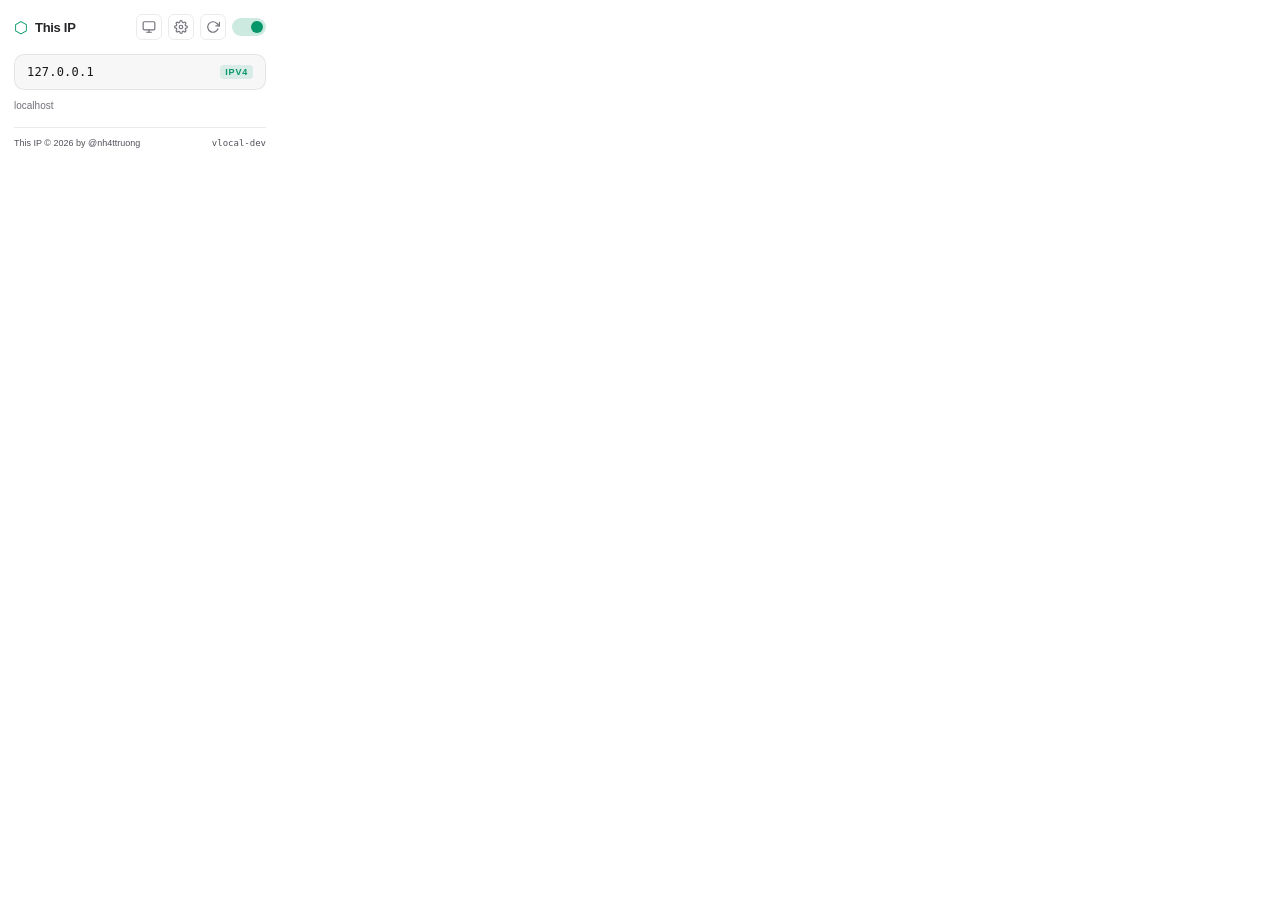
<file: popup/popup.html>
<!DOCTYPE html>
<html lang="en">

<head>
    <meta charset="UTF-8">
    <title>This IP</title>
    <link rel="stylesheet" href="popup.css">
</head>

<body>
    <div class="popup">
        <!-- Header -->
        <div class="header">
            <a class="header-brand" href="https://nh4ttruong.github.io/thisip?ref=extension" target="_blank"
                rel="noopener noreferrer" title="Open This IP homepage">
                <span class="header-logo">⬡</span>
                <h1 class="header-title">This IP</h1>
            </a>
            <div class="header-controls">
                <button class="icon-btn" id="theme-btn" title="Theme: System">
                    <svg class="icon-system" width="14" height="14" viewBox="0 0 24 24" fill="none"
                        stroke="currentColor" stroke-width="2" stroke-linecap="round" stroke-linejoin="round">
                        <rect x="2" y="3" width="20" height="14" rx="2" ry="2" />
                        <line x1="8" y1="21" x2="16" y2="21" />
                        <line x1="12" y1="17" x2="12" y2="21" />
                    </svg>
                    <svg class="icon-moon hidden" width="14" height="14" viewBox="0 0 24 24" fill="none"
                        stroke="currentColor" stroke-width="2" stroke-linecap="round" stroke-linejoin="round">
                        <path d="M21 12.79A9 9 0 1 1 11.21 3 7 7 0 0 0 21 12.79z" />
                    </svg>
                    <svg class="icon-sun hidden" width="14" height="14" viewBox="0 0 24 24" fill="none"
                        stroke="currentColor" stroke-width="2" stroke-linecap="round" stroke-linejoin="round">
                        <circle cx="12" cy="12" r="5" />
                        <line x1="12" y1="1" x2="12" y2="3" />
                        <line x1="12" y1="21" x2="12" y2="23" />
                        <line x1="4.22" y1="4.22" x2="5.64" y2="5.64" />
                        <line x1="18.36" y1="18.36" x2="19.78" y2="19.78" />
                        <line x1="1" y1="12" x2="3" y2="12" />
                        <line x1="21" y1="12" x2="23" y2="12" />
                        <line x1="4.22" y1="19.78" x2="5.64" y2="18.36" />
                        <line x1="18.36" y1="5.64" x2="19.78" y2="4.22" />
                    </svg>
                </button>
                <button class="icon-btn" id="settings-btn" title="Settings">
                    <svg width="14" height="14" viewBox="0 0 24 24" fill="none" stroke="currentColor" stroke-width="2"
                        stroke-linecap="round" stroke-linejoin="round">
                        <circle cx="12" cy="12" r="3" />
                        <path
                            d="M19.4 15a1.65 1.65 0 0 0 .33 1.82l.06.06a2 2 0 0 1-2.83 2.83l-.06-.06a1.65 1.65 0 0 0-1.82-.33 1.65 1.65 0 0 0-1 1.51V21a2 2 0 0 1-4 0v-.09A1.65 1.65 0 0 0 9 19.4a1.65 1.65 0 0 0-1.82.33l-.06.06a2 2 0 0 1-2.83-2.83l.06-.06A1.65 1.65 0 0 0 4.68 15a1.65 1.65 0 0 0-1.51-1H3a2 2 0 0 1 0-4h.09A1.65 1.65 0 0 0 4.6 9a1.65 1.65 0 0 0-.33-1.82l-.06-.06a2 2 0 0 1 2.83-2.83l.06.06A1.65 1.65 0 0 0 9 4.68a1.65 1.65 0 0 0 1-1.51V3a2 2 0 0 1 4 0v.09a1.65 1.65 0 0 0 1 1.51 1.65 1.65 0 0 0 1.82-.33l.06-.06a2 2 0 0 1 2.83 2.83l-.06.06a1.65 1.65 0 0 0-.33 1.82V9a1.65 1.65 0 0 0 1.51 1H21a2 2 0 0 1 0 4h-.09a1.65 1.65 0 0 0-1.51 1z" />
                    </svg>
                </button>
                <button class="icon-btn" id="refresh-btn" title="Refresh">
                    <svg width="14" height="14" viewBox="0 0 24 24" fill="none" stroke="currentColor" stroke-width="2"
                        stroke-linecap="round" stroke-linejoin="round">
                        <polyline points="23 4 23 10 17 10" />
                        <path d="M20.49 15a9 9 0 1 1-2.12-9.36L23 10" />
                    </svg>
                </button>
                <label class="toggle" title="Enable/disable badge">
                    <input type="checkbox" id="toggle-input" checked>
                    <span class="toggle-track"></span>
                </label>
            </div>
        </div>

        <!-- IP Display -->
        <div class="ip-card" id="ip-card">
            <div class="ip-value" id="ip-value">Resolving...</div>
            <span class="ip-tag" id="ip-tag"></span>
        </div>

        <!-- Hostname -->
        <div class="hostname" id="hostname">—</div>

        <!-- Settings Panel -->
        <div class="settings" id="settings-panel">
            <div class="settings-section">
                <div class="settings-label">Badge</div>
                <div class="setting-row" title="Show hexagon icon on badge">
                    <span class="setting-name">Show icon</span>
                    <label class="switch">
                        <input type="checkbox" id="badge-icon" checked>
                        <span class="switch-track"></span>
                    </label>
                </div>
                <div class="setting-row" title="Show IPv4/IPv6 label on badge">
                    <span class="setting-name">Show IP tag</span>
                    <label class="switch">
                        <input type="checkbox" id="badge-tag" checked>
                        <span class="switch-track"></span>
                    </label>
                </div>
                <div class="setting-row" title="Adjust badge background transparency">
                    <span class="setting-name">Opacity</span>
                    <div class="setting-range">
                        <input type="range" id="badge-opacity" min="20" max="100" step="5" value="100">
                        <span class="setting-value" id="opacity-value">100%</span>
                    </div>
                </div>
            </div>
            <div class="settings-section">
                <div class="settings-label">Behavior</div>
                <div class="setting-row" title="Badge moves aside after hovering this long">
                    <span class="setting-name">Auto-dodge</span>
                    <div class="setting-range">
                        <input type="range" id="hover-delay" min="0" max="3" step="0.5" value="1.5">
                        <span class="setting-value" id="dodge-value">1.5s</span>
                    </div>
                </div>
            </div>
        </div>

        <!-- Footer -->
        <div class="popup-footer">
            <span>This IP © 2026 by <a href="https://nh4ttruong.me" target="_blank"
                    rel="noopener">@nh4ttruong</a></span>
            <span class="popup-version" id="version"></span>
        </div>
    </div>
    <script src="popup.js"></script>
</body>

</html>
</file>
<file: docs/style.css>
/* Base */
*,
*::before,
*::after {
  margin: 0;
  padding: 0;
  box-sizing: border-box;
}

:root {
  --bg: #0a0a0f;
  --bg-card: rgba(255, 255, 255, 0.03);
  --bg-card-hover: rgba(255, 255, 255, 0.06);
  --border: rgba(255, 255, 255, 0.06);
  --border-hover: rgba(255, 255, 255, 0.12);
  --text: #e4e4e7;
  --text-muted: #71717a;
  --text-dim: #a1a1aa;
  --accent: #6ee7b7;
  --accent-dim: rgba(110, 231, 183, 0.12);
  --accent-glow: rgba(110, 231, 183, 0.15);
  --purple: #a78bfa;
  --radius: 16px;
  --font: "Inter", -apple-system, BlinkMacSystemFont, "Segoe UI", sans-serif;
  --mono: "JetBrains Mono", "SF Mono", "Fira Code", monospace;
}

html {
  scroll-behavior: smooth;
}

body {
  font-family: var(--font);
  background: var(--bg);
  color: var(--text);
  line-height: 1.6;
  -webkit-font-smoothing: antialiased;
  position: relative;
  overflow-x: hidden;
}

a {
  color: inherit;
  text-decoration: none;
}

.container {
  max-width: 960px;
  margin: 0 auto;
  padding: 0 24px;
}

/* Background Mesh */
.bg-mesh {
  position: fixed;
  inset: 0;
  z-index: -1;
  background:
    radial-gradient(
      ellipse 80% 50% at 50% -20%,
      rgba(110, 231, 183, 0.08),
      transparent
    ),
    radial-gradient(
      ellipse 60% 40% at 80% 50%,
      rgba(167, 139, 250, 0.06),
      transparent
    ),
    radial-gradient(
      ellipse 50% 60% at 20% 80%,
      rgba(110, 231, 183, 0.04),
      transparent
    );
  pointer-events: none;
}

/* Hero */
.hero {
  position: relative;
  display: flex;
  align-items: center;
  justify-content: center;
  min-height: 90vh;
  text-align: center;
  overflow: hidden;
  padding: 80px 0 40px;
}

.hero-glow {
  position: absolute;
  top: -200px;
  left: 50%;
  transform: translateX(-50%);
  width: 600px;
  height: 600px;
  border-radius: 50%;
  background: radial-gradient(
    circle,
    rgba(110, 231, 183, 0.12) 0%,
    transparent 70%
  );
  pointer-events: none;
  filter: blur(80px);
  animation: glowPulse 6s ease-in-out infinite;
}

.hero-glow-2 {
  position: absolute;
  top: 100px;
  right: -200px;
  width: 400px;
  height: 400px;
  border-radius: 50%;
  background: radial-gradient(
    circle,
    rgba(167, 139, 250, 0.1) 0%,
    transparent 70%
  );
  pointer-events: none;
  filter: blur(100px);
  animation: glowPulse 8s ease-in-out 2s infinite;
}

@keyframes glowPulse {
  0%,
  100% {
    opacity: 0.6;
    transform: translateX(-50%) scale(1);
  }
  50% {
    opacity: 1;
    transform: translateX(-50%) scale(1.1);
  }
}

.hero-content {
  position: relative;
  z-index: 1;
}

/* Site Title Typography */
.site-title {
  font-size: clamp(4rem, 10vw, 7rem);
  font-weight: 800;
  letter-spacing: -0.04em;
  line-height: 1;
  margin-bottom: 20px;
  display: flex;
  align-items: baseline;
  justify-content: center;
  gap: 0.15em;
}

.title-this {
  font-weight: 300;
  color: var(--text-dim);
  letter-spacing: -0.02em;
}

.title-ip {
  font-weight: 800;
  background: linear-gradient(
    135deg,
    var(--accent) 0%,
    var(--purple) 50%,
    var(--accent) 100%
  );
  background-size: 200% 100%;
  -webkit-background-clip: text;
  -webkit-text-fill-color: transparent;
  background-clip: text;
  animation: shimmer 4s ease-in-out infinite;
  position: relative;
  filter: drop-shadow(0 0 40px rgba(110, 231, 183, 0.2));
}

@keyframes shimmer {
  0% {
    background-position: 200% center;
  }
  100% {
    background-position: -200% center;
  }
}

.hero-headline {
  font-size: clamp(1.5rem, 4vw, 2.25rem);
  font-weight: 600;
  letter-spacing: -0.02em;
  line-height: 1.2;
  margin-bottom: 24px;
  color: var(--text);
}

.gradient-text {
  background: linear-gradient(135deg, var(--accent), var(--purple));
  -webkit-background-clip: text;
  -webkit-text-fill-color: transparent;
  background-clip: text;
}

.hero-sub {
  max-width: 520px;
  margin: 0 auto 40px;
  font-size: 17px;
  color: var(--text-dim);
  line-height: 1.7;
}

.hero-actions {
  display: flex;
  gap: 12px;
  justify-content: center;
  flex-wrap: wrap;
}

.hero-note {
  margin-top: 16px;
  font-size: 13px;
  color: var(--text-muted);
}

/* Buttons */
.btn {
  display: inline-flex;
  align-items: center;
  padding: 12px 28px;
  border-radius: 10px;
  font-size: 14px;
  font-weight: 600;
  transition: all 0.25s ease;
  cursor: pointer;
  border: none;
}

.btn-primary {
  background: var(--accent);
  color: #0a0a0f;
}

.btn-primary:hover {
  background: #86efac;
  box-shadow: 0 0 32px rgba(110, 231, 183, 0.25);
  transform: translateY(-1px);
}

.btn-ghost {
  border: 1px solid var(--border-hover);
  color: var(--text-dim);
  background: transparent;
}

.btn-ghost:hover {
  border-color: var(--accent);
  color: var(--text);
  transform: translateY(-1px);
}

/* Preview */
.preview {
  padding: 0 0 100px;
}

.preview-layout {
  display: flex;
  align-items: flex-start;
  justify-content: center;
  gap: 20px;
}

.preview-window {
  flex: 1;
  max-width: 560px;
  border-radius: var(--radius);
  border: 1px solid var(--border);
  background: rgba(15, 15, 22, 0.8);
  overflow: hidden;
  box-shadow:
    0 20px 60px rgba(0, 0, 0, 0.4),
    0 0 0 1px rgba(255, 255, 255, 0.02);
}

.preview-bar {
  display: flex;
  align-items: center;
  gap: 12px;
  padding: 12px 16px;
  border-bottom: 1px solid var(--border);
}

.preview-dots {
  display: flex;
  gap: 6px;
}

.preview-dots span {
  width: 10px;
  height: 10px;
  border-radius: 50%;
  background: rgba(255, 255, 255, 0.1);
}

.preview-dots span:first-child {
  background: rgba(248, 113, 113, 0.4);
}

.preview-dots span:nth-child(2) {
  background: rgba(250, 204, 21, 0.4);
}

.preview-dots span:last-child {
  background: rgba(110, 231, 183, 0.4);
}

.preview-url {
  flex: 1;
  text-align: center;
  font-size: 12px;
  color: var(--text-muted);
}

.preview-lock {
  font-size: 10px;
}

.preview-body {
  position: relative;
  padding: 32px 24px 48px;
}

.preview-placeholder {
  height: 14px;
  border-radius: 6px;
  background: rgba(255, 255, 255, 0.04);
  margin-bottom: 12px;
}

.preview-placeholder.short {
  width: 75%;
}

.preview-placeholder.shorter {
  width: 50%;
}

.mock-badge {
  position: absolute;
  bottom: 12px;
  right: 12px;
  display: inline-flex;
  align-items: center;
  gap: 6px;
  padding: 4px 8px;
  border-radius: 6px;
  background: rgba(15, 15, 20, 0.85);
  backdrop-filter: blur(10px);
  border: 1px solid rgba(255, 255, 255, 0.08);
  font-family: var(--mono);
  font-size: 11px;
  color: rgba(255, 255, 255, 0.85);
  animation: fadeUp 0.6s ease 0.5s both;
}

.mock-icon {
  color: var(--accent);
  font-size: 10px;
}

.mock-ip {
  letter-spacing: 0.3px;
}

.mock-tag {
  font-size: 9px;
  font-weight: 600;
  text-transform: uppercase;
  letter-spacing: 0.5px;
  padding: 1px 4px;
  border-radius: 3px;
  background: var(--accent-dim);
  color: var(--accent);
}

@keyframes fadeUp {
  from {
    opacity: 0;
    transform: translateY(6px);
  }
  to {
    opacity: 1;
    transform: translateY(0);
  }
}

/* Popup Mock */
.popup-mock {
  width: 200px;
  flex-shrink: 0;
  border-radius: 12px;
  background: #0f0f14;
  border: 1px solid var(--border);
  overflow: hidden;
  box-shadow:
    0 16px 48px rgba(0, 0, 0, 0.4),
    0 0 0 1px rgba(255, 255, 255, 0.02);
  animation: fadeUp 0.6s ease 0.8s both;
  font-size: 12px;
}

.popup-header {
  display: flex;
  align-items: center;
  justify-content: space-between;
  padding: 10px 12px;
}

.popup-header-left {
  display: flex;
  align-items: center;
  gap: 6px;
}

.popup-logo {
  color: var(--accent);
  font-size: 14px;
}

.popup-title {
  font-weight: 600;
  font-size: 13px;
  letter-spacing: -0.3px;
}

.popup-toggle {
  display: flex;
  align-items: center;
}

.popup-toggle-track {
  width: 28px;
  height: 16px;
  border-radius: 8px;
  background: rgba(255, 255, 255, 0.1);
  position: relative;
  transition: background 0.2s;
}

.popup-toggle-track.active {
  background: rgba(110, 231, 183, 0.2);
}

.popup-toggle-thumb {
  width: 12px;
  height: 12px;
  border-radius: 50%;
  background: #71717a;
  position: absolute;
  top: 2px;
  left: 2px;
  transition: all 0.2s;
}

.popup-toggle-track.active .popup-toggle-thumb {
  left: 14px;
  background: var(--accent);
}

.popup-ip-card {
  display: flex;
  align-items: center;
  justify-content: space-between;
  margin: 0 8px;
  padding: 10px 12px;
  border-radius: 8px;
  background: rgba(255, 255, 255, 0.04);
  border: 1px solid var(--border);
}

.popup-ip-value {
  font-family: var(--mono);
  font-size: 12px;
  font-weight: 500;
  color: #fafafa;
}

.popup-ip-tag {
  font-size: 9px;
  font-weight: 600;
  text-transform: uppercase;
  letter-spacing: 0.5px;
  padding: 2px 5px;
  border-radius: 4px;
  background: var(--accent-dim);
  color: var(--accent);
}

.popup-footer {
  display: flex;
  align-items: center;
  justify-content: space-between;
  padding: 8px 12px;
}

.popup-hostname {
  font-size: 10px;
  color: var(--text-muted);
}

.popup-actions {
  display: flex;
  gap: 6px;
}

.popup-action-btn {
  width: 22px;
  height: 22px;
  display: flex;
  align-items: center;
  justify-content: center;
  border-radius: 6px;
  background: rgba(255, 255, 255, 0.06);
  color: var(--text-dim);
  font-size: 11px;
  cursor: default;
}

/* Features */
.features {
  padding: 100px 0;
}

.features h2,
.how-it-works h2,
.browsers h2,
.cta h2 {
  text-align: center;
  font-size: clamp(1.75rem, 4vw, 2.5rem);
  font-weight: 700;
  letter-spacing: -0.02em;
  margin-bottom: 56px;
}

.features-grid {
  display: grid;
  grid-template-columns: repeat(3, 1fr);
  gap: 16px;
}

.feature-card {
  padding: 28px;
  border-radius: var(--radius);
  background: var(--bg-card);
  border: 1px solid var(--border);
  transition: all 0.3s ease;
  position: relative;
  overflow: hidden;
}

.feature-card::before {
  content: "";
  position: absolute;
  inset: 0;
  border-radius: inherit;
  opacity: 0;
  background: linear-gradient(
    135deg,
    rgba(110, 231, 183, 0.04),
    rgba(167, 139, 250, 0.04)
  );
  transition: opacity 0.3s ease;
}

.feature-card:hover {
  border-color: var(--border-hover);
  background: var(--bg-card-hover);
  transform: translateY(-2px);
  box-shadow: 0 8px 32px rgba(0, 0, 0, 0.2);
}

.feature-card:hover::before {
  opacity: 1;
}

.feature-icon-wrap {
  width: 44px;
  height: 44px;
  display: flex;
  align-items: center;
  justify-content: center;
  border-radius: 12px;
  background: var(--accent-dim);
  color: var(--accent);
  margin-bottom: 16px;
  position: relative;
  z-index: 1;
}

.feature-card h3 {
  font-size: 15px;
  font-weight: 600;
  margin-bottom: 8px;
  position: relative;
  z-index: 1;
}

.feature-card p {
  font-size: 13px;
  color: var(--text-dim);
  line-height: 1.65;
  position: relative;
  z-index: 1;
}

/* How it works */
.how-it-works {
  padding: 80px 0;
}

.steps {
  display: flex;
  align-items: flex-start;
  justify-content: center;
  gap: 0;
  flex-wrap: wrap;
}

.step {
  text-align: center;
  max-width: 220px;
  padding: 0 16px;
}

.step-number {
  width: 40px;
  height: 40px;
  display: flex;
  align-items: center;
  justify-content: center;
  margin: 0 auto 16px;
  border-radius: 10px;
  background: var(--accent-dim);
  color: var(--accent);
  font-weight: 700;
  font-size: 16px;
}

.step h3 {
  font-size: 15px;
  font-weight: 600;
  margin-bottom: 8px;
}

.step p {
  font-size: 13px;
  color: var(--text-dim);
  line-height: 1.6;
}

.step-line {
  width: 60px;
  height: 1px;
  background: var(--border);
  margin-top: 20px;
  flex-shrink: 0;
}

/* Browsers */
.browsers {
  padding: 80px 0;
}

/* Install */
.install {
  padding: 80px 0;
}

.install h2 {
  text-align: center;
  font-size: clamp(1.75rem, 4vw, 2.5rem);
  font-weight: 700;
  letter-spacing: -0.02em;
  margin-bottom: 16px;
}

.install-sub {
  text-align: center;
  font-size: 16px;
  color: var(--text-dim);
  max-width: 480px;
  margin: 0 auto 40px;
  line-height: 1.7;
}

.browser-grid {
  display: flex;
  justify-content: center;
  gap: 16px;
  flex-wrap: wrap;
}

.browser-card {
  text-align: center;
  padding: 28px 24px;
  border-radius: var(--radius);
  background: var(--bg-card);
  border: 1px solid var(--border);
  transition: all 0.25s ease;
  width: 150px;
}

.browser-card:hover {
  border-color: var(--border-hover);
  transform: translateY(-2px);
}

.browser-logo {
  width: 40px;
  height: 40px;
  margin: 0 auto 12px;
  display: block;
  object-fit: contain;
}

.browser-name {
  font-size: 14px;
  font-weight: 600;
  margin-bottom: 6px;
}

.browser-status {
  font-size: 11px;
  font-weight: 500;
  padding: 3px 8px;
  border-radius: 100px;
  display: inline-block;
}

.browser-status.success {
  background: rgba(110, 231, 183, 0.12);
  color: #6ee7b7;
}

.browser-status.warning {
  background: rgba(250, 204, 21, 0.12);
  color: #facc15;
}

.browser-status.error {
  background: rgba(248, 113, 113, 0.12);
  color: #f87171;
}

.browser-card.partial {
  opacity: 0.7;
}

.browser-card.unsupported {
  opacity: 0.4;
}

/* CTA */
.cta {
  padding: 100px 0;
  text-align: center;
}

.cta p {
  font-size: 16px;
  color: var(--text-dim);
  margin-bottom: 32px;
}

/* Footer */
.footer {
  padding: 64px 0 32px;
  border-top: 1px solid var(--border);
  background: rgba(10, 10, 15, 0.5);
}

.footer-grid {
  display: grid;
  grid-template-columns: 2fr 1fr 1fr 1fr;
  gap: 48px;
  margin-bottom: 64px;
}

.footer-brand-col {
  max-width: 280px;
}

.footer-logo-wrap {
  display: flex;
  align-items: center;
  gap: 8px;
  margin-bottom: 16px;
}

.footer-logo {
  font-size: 20px;
  color: var(--accent);
}

.footer-brand {
  font-size: 16px;
  font-weight: 600;
  color: var(--text);
}

.footer-desc {
  font-size: 13px;
  color: var(--text-muted);
  line-height: 1.6;
}

.footer-links-col h3 {
  font-size: 12px;
  font-weight: 600;
  color: var(--text);
  margin-bottom: 16px;
  text-transform: uppercase;
  letter-spacing: 0.08em;
}

.footer-links-col ul {
  list-style: none;
  padding: 0;
  margin: 0;
}

.footer-links-col li {
  margin-bottom: 12px;
}

.footer-links-col a {
  font-size: 14px;
  color: var(--text-dim);
  transition: color 0.2s;
}

.footer-links-col a:hover {
  color: var(--accent);
}

.footer-bottom {
  display: flex;
  align-items: center;
  justify-content: space-between;
  padding-top: 32px;
  border-top: 1px solid var(--border);
}

.footer-bottom p {
  font-size: 13px;
  color: var(--text-muted);
}

.footer-author {
  color: var(--accent);
  font-weight: 500;
  transition: opacity 0.2s;
}

.footer-author:hover {
  opacity: 0.8;
}

.footer-socials a {
  color: var(--text-dim);
  transition: color 0.2s;
  display: inline-flex;
}

.footer-socials a:hover {
  color: var(--text);
}

/* Browser detection notice */
.install-notice {
  display: flex;
  align-items: center;
  gap: 8px;
  justify-content: center;
  font-size: 13px;
  color: var(--text-muted);
  margin-bottom: 24px;
}

/* Store cards grid */
.store-grid {
  display: grid;
  grid-template-columns: repeat(3, minmax(0, 1fr));
  gap: 16px;
  margin-bottom: 20px;
}

.store-card {
  border-radius: var(--radius);
  background: var(--bg-card);
  border: 1px solid var(--border);
  padding: 24px;
  display: flex;
  flex-direction: column;
  gap: 12px;
  transition: border-color 0.25s, background 0.25s;
  position: relative;
}

.store-card:hover {
  border-color: var(--border-hover);
  background: var(--bg-card-hover);
}

.store-card-highlighted {
  border: 2px solid var(--accent) !important;
  background: rgba(110, 231, 183, 0.04);
  box-shadow: 0 0 0 4px rgba(110, 231, 183, 0.06);
}

.store-card-badge {
  display: inline-flex;
  align-items: center;
  font-size: 10px;
  font-weight: 600;
  letter-spacing: 0.02em;
  padding: 3px 8px;
  border-radius: 100px;
  background: var(--accent-dim);
  color: var(--accent);
  border: 1px solid rgba(110, 231, 183, 0.2);
  width: fit-content;
  margin-bottom: 4px;
}

.store-card-icon {
  display: flex;
  align-items: center;
}

.store-card-icon-stack {
  gap: 8px;
}

.store-card-icon img {
  width: 36px;
  height: 36px;
  object-fit: contain;
}

.store-card-body {
  flex: 1;
}

.store-card-title {
  font-size: 16px;
  font-weight: 600;
  color: var(--text);
  margin-bottom: 4px;
}

.store-card-desc {
  font-size: 13px;
  color: var(--text-dim);
}

.store-card-footer {
  margin-top: 8px;
}

/* Full-width button variant */
.btn-block {
  width: 100%;
  justify-content: center;
  gap: 8px;
}

/* Info alert */
.install-alert {
  display: flex;
  align-items: flex-start;
  gap: 12px;
  padding: 14px 16px;
  border-radius: 12px;
  background: var(--accent-dim);
  border: 1px solid rgba(110, 231, 183, 0.2);
  color: var(--accent);
  font-size: 13px;
  line-height: 1.6;
  margin-bottom: 36px;
}

.install-alert svg {
  flex-shrink: 0;
  margin-top: 1px;
}

/* Accordion */
.accordion-section {
  border: 1px solid var(--border);
  border-radius: var(--radius);
  overflow: hidden;
  margin-bottom: 40px;
}

.accordion-item {
  border-bottom: 1px solid var(--border);
}

.accordion-item:last-child {
  border-bottom: none;
}

.accordion-trigger {
  width: 100%;
  display: flex;
  align-items: center;
  gap: 10px;
  padding: 16px 20px;
  background: transparent;
  border: none;
  color: var(--text);
  font-size: 14px;
  font-weight: 500;
  font-family: var(--font);
  cursor: pointer;
  text-align: left;
  transition: background 0.2s;
}

.accordion-trigger:hover {
  background: var(--bg-card);
}

.accordion-icon {
  color: var(--text-dim);
  flex-shrink: 0;
  display: flex;
}

.accordion-label {
  flex: 1;
}

.accordion-chevron {
  color: var(--text-muted);
  flex-shrink: 0;
  display: flex;
  transition: transform 0.2s ease;
}

.accordion-trigger.open .accordion-chevron {
  transform: rotate(180deg);
}

.accordion-content {
  border-top: 1px solid var(--border);
  background: rgba(255, 255, 255, 0.01);
  animation: accordionDown 0.2s ease-out;
}

@keyframes accordionDown {
  from { opacity: 0; transform: translateY(-6px); }
  to   { opacity: 1; transform: translateY(0); }
}

.accordion-body {
  padding: 20px 20px 24px;
  font-size: 14px;
  color: var(--text-dim);
  line-height: 1.7;
  display: flex;
  flex-direction: column;
  gap: 16px;
}

.accordion-body p {
  margin: 0;
}

.install-ol {
  padding-left: 20px;
  margin: 0;
  display: flex;
  flex-direction: column;
  gap: 8px;
}

.install-ol li {
  line-height: 1.6;
}

.install-ol a,
.accordion-body a {
  color: var(--accent);
  text-decoration: underline;
  text-underline-offset: 2px;
}

.install-ol code,
.accordion-body code {
  font-family: var(--mono);
  font-size: 12px;
  padding: 1px 6px;
  border-radius: 4px;
  background: rgba(255, 255, 255, 0.08);
  color: var(--text);
}

.install-tip {
  font-size: 13px;
  padding: 12px 14px;
  border-radius: 10px;
  background: rgba(167, 139, 250, 0.07);
  border: 1px solid rgba(167, 139, 250, 0.15);
  color: var(--text-dim);
  line-height: 1.6;
}

.install-tip a {
  color: var(--purple);
  text-decoration: underline;
  text-underline-offset: 2px;
}

/* Tabs inside accordion */
.tab-switcher {
  display: flex;
  gap: 4px;
  border-bottom: 1px solid var(--border);
  margin-bottom: 16px;
}

.tab-btn {
  padding: 6px 14px;
  font-size: 13px;
  font-weight: 500;
  font-family: var(--font);
  color: var(--text-muted);
  background: transparent;
  border: none;
  border-bottom: 2px solid transparent;
  cursor: pointer;
  transition: color 0.2s, border-color 0.2s;
  margin-bottom: -1px;
}

.tab-btn:hover {
  color: var(--text);
}

.tab-btn.active {
  color: var(--accent);
  border-bottom-color: var(--accent);
}


/* ─────────────────────────────────────────────────────────────
   Prose (Legal/Content Pages)
   ───────────────────────────────────────────────────────────── */

.prose {
  color: var(--text-dim);
  font-size: 15px;
  line-height: 1.7;
}

.prose h2 {
  font-size: clamp(1.25rem, 3vw, 1.5rem);
  font-weight: 700;
  letter-spacing: -0.02em;
  margin: 56px 0 20px;
  padding-bottom: 12px;
  border-bottom: 1px solid var(--border);
  color: var(--text);
  text-align: left;
}

.prose h2:first-child {
  margin-top: 0;
}

.prose h3 {
  font-size: 15px;
  font-weight: 600;
  margin: 32px 0 12px;
  color: var(--text);
}

.prose p {
  margin-bottom: 16px;
}

.prose ul,
.prose ol {
  margin-bottom: 16px;
  padding-left: 20px;
}

.prose li {
  margin-bottom: 8px;
}

.prose a {
  color: var(--accent);
  text-decoration: underline;
  text-underline-offset: 2px;
  transition: opacity 0.2s;
}

.prose a:hover {
  opacity: 0.8;
}

.prose code {
  font-family: var(--mono);
  font-size: 12px;
  padding: 2px 6px;
  border-radius: 4px;
  background: rgba(255, 255, 255, 0.08);
  color: var(--text);
}

.prose blockquote {
  padding: 20px 24px;
  border-left: 3px solid var(--accent);
  background: rgba(110, 231, 183, 0.04);
  border-radius: 0 12px 12px 0;
  margin-bottom: 32px;
}

/* Data Tables */
.table-wrap {
  border: 1px solid var(--border);
  border-radius: 12px;
  overflow: hidden;
  margin: 24px 0;
}

.data-table {
  width: 100%;
  border-collapse: collapse;
  font-size: 13px;
  text-align: left;
}

.data-table th,
.data-table td {
  padding: 12px 16px;
  border-bottom: 1px solid var(--border);
}

.data-table th {
  font-size: 11px;
  font-weight: 600;
  text-transform: uppercase;
  letter-spacing: 0.06em;
  color: var(--text-muted);
  background: rgba(255, 255, 255, 0.02);
}

.data-table tr:last-child td {
  border-bottom: none;
}

.data-table td:first-child {
  font-family: var(--mono);
  font-size: 12px;
  color: var(--accent);
  white-space: nowrap;
}

.data-table td {
  color: var(--text-dim);
  line-height: 1.6;
}

@media (max-width: 640px) {
  .data-table th,
  .data-table td {
    padding: 10px 12px;
  }
  .data-table td:first-child {
    font-size: 11px;
  }
}

/* ─────────────────────────────────────────────────────────────
   Responsive
   ───────────────────────────────────────────────────────────── */

/* Responsive */
@media (max-width: 768px) {
  .features-grid {
    grid-template-columns: repeat(2, 1fr);
  }

  .preview-layout {
    flex-direction: column;
    align-items: center;
  }

  .popup-mock {
    width: 240px;
  }
}

@media (max-width: 640px) {
  .hero {
    min-height: 80vh;
    padding: 60px 0 40px;
  }

  .features-grid {
    grid-template-columns: 1fr;
  }

  .steps {
    flex-direction: column;
    align-items: center;
    gap: 24px;
  }

  .step-line {
    width: 1px;
    height: 32px;
    margin: 0;
  }

  .browser-grid {
    gap: 12px;
  }

  .browser-card {
    width: calc(50% - 8px);
    min-width: 130px;
  }

  .store-grid {
    grid-template-columns: 1fr;
  }

  .footer-grid {
    grid-template-columns: 1fr;
    gap: 40px;
  }

  .footer-bottom {
    flex-direction: column;
    gap: 16px;
    text-align: center;
  }
}
</file>
<file: popup/popup.css>
/* Reset */
*,
*::before,
*::after {
  margin: 0;
  padding: 0;
  box-sizing: border-box;
}

/* Base */
body {
  width: 280px;
  font-family: -apple-system, BlinkMacSystemFont, "Segoe UI", "Inter", sans-serif;
  background: #0f0f14;
  color: #e4e4e7;
  color-scheme: dark;
  font-size: 12px;
  overflow-x: hidden;
}

.popup {
  padding: 14px;
}

.hidden {
  display: none !important;
}

/* Header */
.header {
  display: flex;
  align-items: center;
  justify-content: space-between;
  margin-bottom: 14px;
}

.header-brand {
  display: flex;
  align-items: center;
  gap: 7px;
  color: inherit;
  text-decoration: none;
  cursor: pointer;
}

.header-logo {
  font-size: 16px;
  color: #6ee7b7;
}

.header-title {
  font-size: 13px;
  font-weight: 600;
  letter-spacing: -0.3px;
}

.header-controls {
  display: flex;
  align-items: center;
  gap: 6px;
}

/* Icon Button (shared: theme, settings, refresh) */
.icon-btn {
  display: flex;
  align-items: center;
  justify-content: center;
  width: 26px;
  height: 26px;
  border: 1px solid rgba(255, 255, 255, 0.08);
  border-radius: 6px;
  background: none;
  color: #71717a;
  cursor: pointer;
  transition: all 0.2s ease;
}

.icon-btn:hover {
  color: #e4e4e7;
  border-color: rgba(255, 255, 255, 0.15);
  background: rgba(255, 255, 255, 0.05);
}

.icon-btn.active {
  color: #6ee7b7;
  border-color: rgba(110, 231, 183, 0.25);
  background: rgba(110, 231, 183, 0.06);
}

.icon-btn svg {
  display: block;
}

.icon-btn.spinning svg {
  animation: spin 0.6s ease;
}

@keyframes spin {
  from {
    transform: rotate(0deg);
  }
  to {
    transform: rotate(360deg);
  }
}

/* Enable Toggle */
.toggle {
  position: relative;
  display: inline-block;
  width: 34px;
  height: 18px;
  cursor: pointer;
  flex-shrink: 0;
}

.toggle input {
  opacity: 0;
  width: 0;
  height: 0;
}

.toggle-track {
  position: absolute;
  inset: 0;
  border-radius: 9px;
  background: #27272a;
  transition: background 0.2s ease;
}

.toggle-track::after {
  content: "";
  position: absolute;
  width: 12px;
  height: 12px;
  left: 3px;
  top: 3px;
  border-radius: 50%;
  background: #52525b;
  transition: transform 0.2s ease, background 0.2s ease;
}

.toggle input:checked + .toggle-track {
  background: rgba(110, 231, 183, 0.2);
}

.toggle input:checked + .toggle-track::after {
  transform: translateX(16px);
  background: #6ee7b7;
}

/* IP Card */
.ip-card {
  display: flex;
  align-items: center;
  justify-content: space-between;
  gap: 8px;
  padding: 10px 12px;
  margin-bottom: 10px;
  border-radius: 10px;
  background: rgba(255, 255, 255, 0.04);
  border: 1px solid rgba(255, 255, 255, 0.06);
  cursor: pointer;
  transition: border-color 0.2s ease, background 0.2s ease;
}

.ip-card:hover {
  border-color: rgba(255, 255, 255, 0.12);
  background: rgba(255, 255, 255, 0.06);
}

.ip-card:active {
  background: rgba(255, 255, 255, 0.08);
}

.ip-card.copied {
  border-color: rgba(110, 231, 183, 0.3);
  background: rgba(110, 231, 183, 0.04);
}

.ip-value {
  font-family: "SF Mono", "Fira Code", "JetBrains Mono", monospace;
  font-size: 12px;
  font-weight: 500;
  color: #fafafa;
  letter-spacing: 0.2px;
  word-break: break-all;
  flex: 1;
  min-width: 0;
}

.ip-tag {
  font-size: 9px;
  font-weight: 700;
  text-transform: uppercase;
  letter-spacing: 0.8px;
  padding: 2px 5px;
  border-radius: 4px;
  background: rgba(110, 231, 183, 0.12);
  color: #6ee7b7;
  flex-shrink: 0;
}

.ip-tag.ipv6 {
  background: rgba(147, 130, 255, 0.12);
  color: #a78bfa;
}

.ip-tag:empty {
  display: none;
}

.ip-card.unavailable .ip-value {
  color: #52525b;
  font-style: italic;
}

/* Hostname */
.hostname {
  font-size: 10px;
  color: #a1a1aa;
  overflow: hidden;
  text-overflow: ellipsis;
  white-space: nowrap;
  padding-bottom: 2px;
}

/* Settings Panel */
.settings {
  display: none;
  flex-direction: column;
  gap: 0;
  padding-top: 10px;
  margin-top: 10px;
  border-top: 1px solid rgba(255, 255, 255, 0.06);
}

.settings.open {
  display: flex;
}

/* Settings Section */
.settings-section {
  padding: 6px 0;
}

.settings-section + .settings-section {
  border-top: 1px solid rgba(255, 255, 255, 0.04);
}

.settings-label {
  font-size: 9px;
  font-weight: 600;
  text-transform: uppercase;
  letter-spacing: 0.08em;
  color: #71717a;
  margin-bottom: 4px;
  padding: 0 4px;
}

/* Setting Row */
.setting-row {
  display: flex;
  align-items: center;
  justify-content: space-between;
  padding: 5px 4px;
  border-radius: 6px;
  cursor: pointer;
  gap: 12px;
  transition: background 0.2s ease;
}

.setting-row:hover {
  background: rgba(255, 255, 255, 0.03);
}

.setting-name {
  font-size: 11px;
  color: #a1a1aa;
  white-space: nowrap;
  flex-shrink: 0;
  transition: color 0.2s ease;
}

.setting-row:hover .setting-name {
  color: #e4e4e7;
}

/* Mini Switch */
.switch {
  position: relative;
  display: inline-block;
  width: 28px;
  height: 16px;
  cursor: pointer;
  flex-shrink: 0;
}

.switch input {
  opacity: 0;
  width: 0;
  height: 0;
  position: absolute;
}

.switch-track {
  position: absolute;
  inset: 0;
  border-radius: 8px;
  background: #27272a;
  transition: background 0.2s ease;
}

.switch-track::after {
  content: "";
  position: absolute;
  width: 10px;
  height: 10px;
  left: 3px;
  top: 3px;
  border-radius: 50%;
  background: #52525b;
  transition: transform 0.2s ease, background 0.2s ease;
}

.switch input:checked + .switch-track {
  background: rgba(110, 231, 183, 0.2);
}

.switch input:checked + .switch-track::after {
  transform: translateX(12px);
  background: #6ee7b7;
}

/* Range Slider */
.setting-range {
  display: flex;
  align-items: center;
  gap: 8px;
  flex: 1;
  min-width: 0;
}

.setting-range input[type="range"] {
  -webkit-appearance: none;
  appearance: none;
  flex: 1;
  min-width: 0;
  height: 4px;
  border-radius: 2px;
  background: #27272a;
  outline: none;
  cursor: pointer;
}

.setting-range input[type="range"]::-webkit-slider-runnable-track {
  height: 4px;
  border-radius: 2px;
}

.setting-range input[type="range"]::-webkit-slider-thumb {
  -webkit-appearance: none;
  width: 14px;
  height: 14px;
  border-radius: 50%;
  background: #6ee7b7;
  border: 2px solid #0f0f14;
  cursor: pointer;
  margin-top: -5px;
  transition: box-shadow 0.2s ease;
}

.setting-range input[type="range"]::-webkit-slider-thumb:hover {
  box-shadow: 0 0 0 4px rgba(110, 231, 183, 0.12);
}

.setting-range input[type="range"]:active::-webkit-slider-thumb {
  box-shadow: 0 0 0 6px rgba(110, 231, 183, 0.18);
}

.setting-range input[type="range"]::-moz-range-track {
  height: 4px;
  border-radius: 2px;
  background: #27272a;
}

.setting-range input[type="range"]::-moz-range-thumb {
  width: 14px;
  height: 14px;
  border-radius: 50%;
  background: #6ee7b7;
  border: 2px solid #0f0f14;
  cursor: pointer;
}

.setting-value {
  font-size: 10px;
  font-family: "SF Mono", "Fira Code", monospace;
  color: #71717a;
  min-width: 32px;
  text-align: right;
  white-space: nowrap;
  flex-shrink: 0;
}

/* Footer */
.popup-footer {
  display: flex;
  align-items: center;
  justify-content: space-between;
  margin-top: 14px;
  padding-top: 10px;
  border-top: 1px solid rgba(255, 255, 255, 0.06);
  font-size: 9px;
  color: #a1a1aa;
}

.popup-footer a {
  color: #a1a1aa;
  text-decoration: none;
  transition: color 0.2s ease;
}

.popup-footer a:hover {
  color: #a7f3d0;
}

.popup-version {
  font-family: "SF Mono", "Fira Code", monospace;
  color: #a1a1aa;
}

/* Light Theme Overrides */
body.light-theme {
  background: #ffffff;
  color: #27272a;
  color-scheme: light;
}

body.light-theme .header-logo {
  color: #059669;
}

body.light-theme .icon-btn {
  border-color: rgba(0, 0, 0, 0.08);
  color: #71717a;
}

body.light-theme .icon-btn:hover {
  color: #27272a;
  border-color: rgba(0, 0, 0, 0.15);
  background: rgba(0, 0, 0, 0.05);
}

body.light-theme .icon-btn.active {
  color: #059669;
  border-color: rgba(5, 150, 105, 0.25);
  background: rgba(5, 150, 105, 0.06);
}

body.light-theme .toggle-track,
body.light-theme .switch-track,
body.light-theme .setting-range input[type="range"],
body.light-theme .setting-range input[type="range"]::-moz-range-track {
  background: #e4e4e7;
}

body.light-theme .toggle-track::after,
body.light-theme .switch-track::after {
  background: #a1a1aa;
}

body.light-theme .toggle input:checked + .toggle-track,
body.light-theme .switch input:checked + .switch-track {
  background: rgba(5, 150, 105, 0.2);
}

body.light-theme .toggle input:checked + .toggle-track::after,
body.light-theme .switch input:checked + .switch-track::after {
  background: #059669;
}

body.light-theme .setting-range input[type="range"]::-webkit-slider-thumb {
  background: #059669;
  border-color: #ffffff;
}

body.light-theme .setting-range input[type="range"]::-moz-range-thumb {
  background: #059669;
  border-color: #ffffff;
}

body.light-theme .ip-card {
  background: rgba(0, 0, 0, 0.03);
  border-color: rgba(0, 0, 0, 0.08);
}

body.light-theme .ip-card:hover {
  border-color: rgba(0, 0, 0, 0.15);
  background: rgba(0, 0, 0, 0.06);
}

body.light-theme .ip-card:active {
  background: rgba(0, 0, 0, 0.09);
}

body.light-theme .ip-card.copied {
  border-color: rgba(5, 150, 105, 0.3);
  background: rgba(5, 150, 105, 0.06);
}

body.light-theme .ip-value {
  color: #18181b;
}

body.light-theme .ip-card.unavailable .ip-value {
  color: #a1a1aa;
}

body.light-theme .ip-tag {
  background: rgba(5, 150, 105, 0.12);
  color: #059669;
}

body.light-theme .ip-tag.ipv6 {
  background: rgba(124, 58, 237, 0.12);
  color: #7c3aed;
}

body.light-theme .hostname,
body.light-theme .settings-label,
body.light-theme .setting-value {
  color: #71717a;
}

body.light-theme .setting-name,
body.light-theme .popup-footer,
body.light-theme .popup-version,
body.light-theme .popup-footer a {
  color: #52525b;
}

body.light-theme .setting-row:hover .setting-name {
  color: #18181b;
}

body.light-theme .setting-row:hover {
  background: rgba(0, 0, 0, 0.04);
}

body.light-theme .settings,
body.light-theme .settings-section + .settings-section,
body.light-theme .popup-footer {
  border-color: rgba(0, 0, 0, 0.08);
}

body.light-theme .popup-footer a:hover {
  color: #059669;
}
</file>
